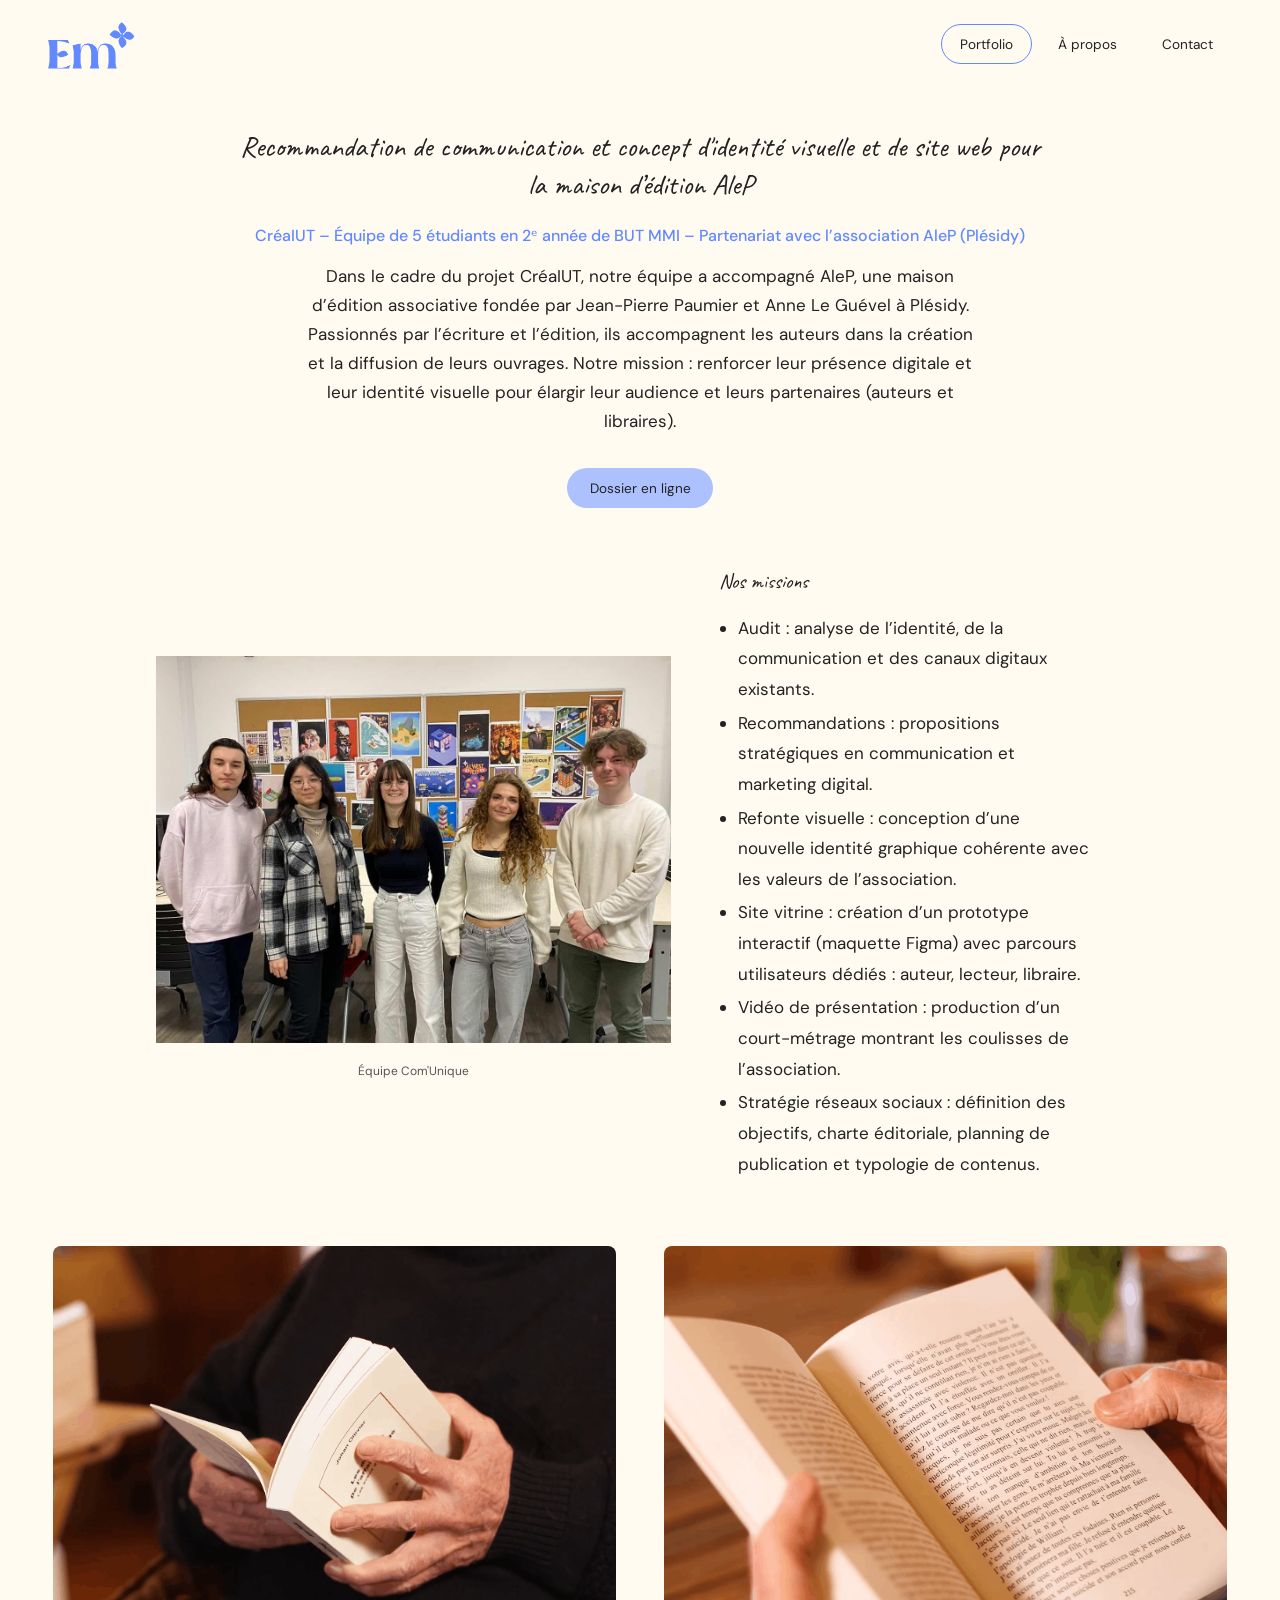
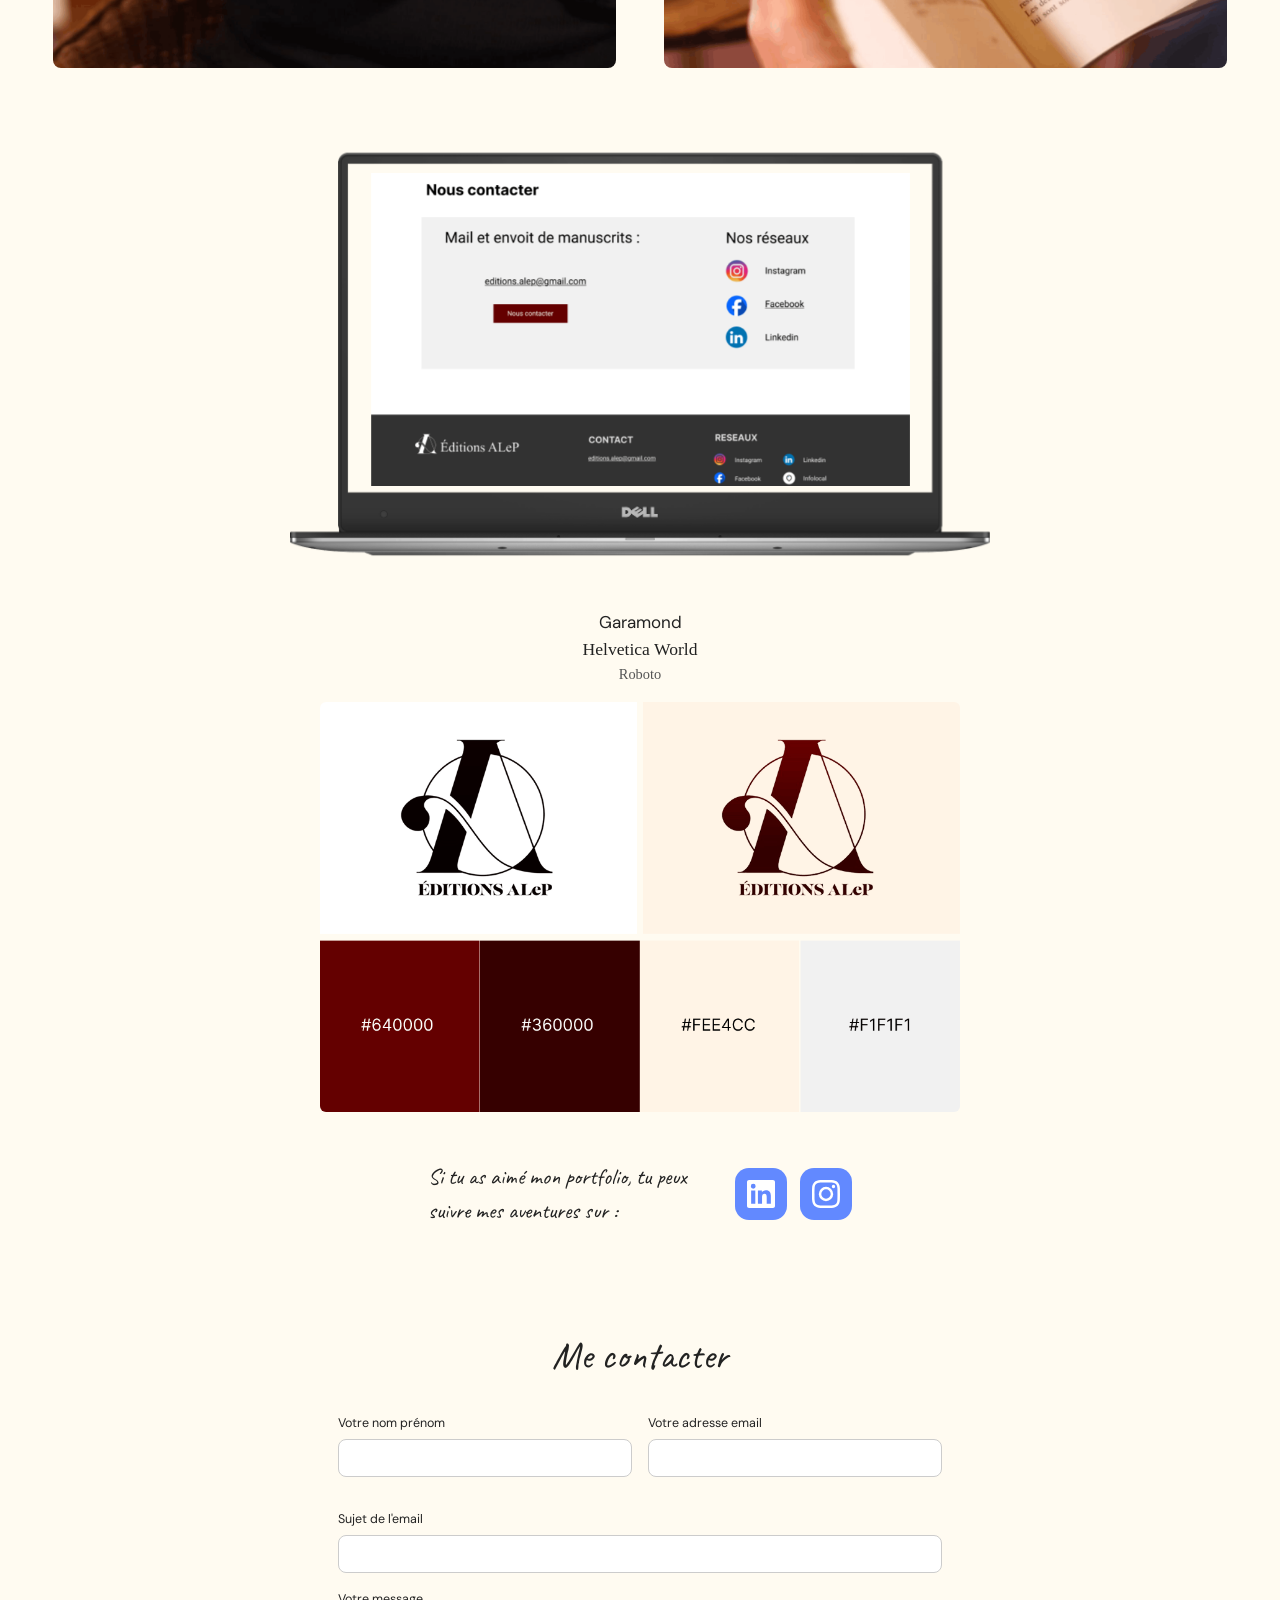
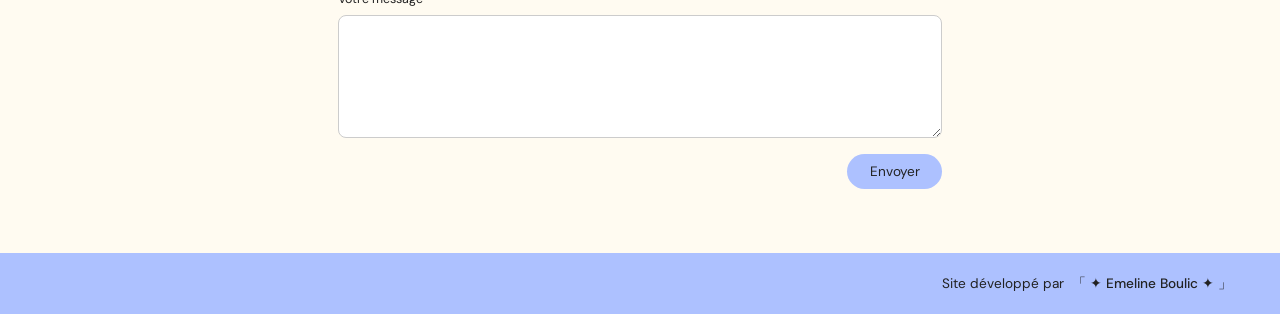
<file: alep.html>
<!DOCTYPE html>
<html lang="fr">
<head>
  <meta charset="UTF-8" />
  <meta name="viewport" content="width=device-width, initial-scale=1.0" />
  <title>Les Éditions ALeP</title>
  <link rel="stylesheet" href="style.css" />
  <link rel="stylesheet" href="style_projets.css" />
  <link href="https://fonts.googleapis.com/css2?family=Playfair+Display:ital,wght@0,400;0,500;1,400&family=DM+Sans:wght@300;400;500&family=Caveat:wght@400;500;600&display=swap" rel="stylesheet" />
</head>
<body>

  <!-- NAV -->
  <nav class="navbar">
    <a href="index.html" class="logo"><img src="assets/logoSitePortfolio.png" alt="Logo Em" class="logo-img" /></a>
    <div class="nav-links">
      <a href="index.html" class="nav-btn active">Portfolio</a>
      <a href="apropos.html" class="nav-btn">À propos</a>
      <a href="index.html#contact" class="nav-btn">Contact</a>
    </div>
  </nav>

  <!-- TITRE -->
  <section class="jagu-hero">
    <h1 class="jagu-titre">Recommandation de communication et concept d'identité visuelle et de site web pour la maison d’édition AleP</h1>

    <p class="jagu-meta">CréaIUT – Équipe de 5 étudiants en 2ᵉ année de BUT MMI – Partenariat avec l’association AleP (Plésidy)</p>

    <p class="jagu-intro">Dans le cadre du projet CréaIUT, notre équipe a accompagné AleP, une maison d’édition associative fondée par Jean-Pierre Paumier et Anne Le Guével à Plésidy. Passionnés par l’écriture et l’édition, ils accompagnent les auteurs dans la création et la diffusion de leurs ouvrages. Notre mission : renforcer leur présence digitale et leur identité visuelle pour élargir leur audience et leurs partenaires (auteurs et libraires).</p>

    <a href="https://www.canva.com/design/DAHCxWQqyUs/-ALHAnsmdz0wh9s2Ylnq8A/view?utm_content=DAHCxWQqyUs&utm_campaign=designshare&utm_medium=link2&utm_source=uniquelinks&utlId=h41ed02f5b8" class="btn-primary jagu-dossier">Dossier en ligne</a>
  </section>

  <!-- PHOTO EQUIPE + MISSIONS -->
  <section class="jagu-equipe-section">
    <div class="equipe-left-long-texte">
      <img src="assets/alep_equipe.jpg" alt="Équipe Breizh design" class="jagu-equipe-img" onerror="this.style.background='#D1D5E0';this.style.height='220px';this.style.display='block';this.removeAttribute('src')" />
      <p class="jagu-equipe-caption">Équipe Com'Unique</p>
    </div>
    <div class="jagu-equipe-right">
      <h2 class="jagu-section-title">Nos missions</h2>
      <ul class="jagu-missions">
        <li>Audit : analyse de l’identité, de la communication et des canaux digitaux existants.</li>
        <li>Recommandations : propositions stratégiques en communication et marketing digital.</li>
        <li>Refonte visuelle : conception d’une nouvelle identité graphique cohérente avec les valeurs de l’association.</li>
        <li>Site vitrine : création d’un prototype interactif (maquette Figma) avec parcours utilisateurs dédiés : auteur, lecteur, libraire.</li>
        <li>Vidéo de présentation : production d’un court-métrage montrant les coulisses de l’association.</li>
        <li>Stratégie réseaux sociaux : définition des objectifs, charte éditoriale, planning de publication et typologie de contenus.</li>
      </ul>
    </div>
  </section>


<!-- Livres IMAGES -->
<div class="jagu-horizontal-imgs">
  <img src="assets/photographie_livre.png" alt="Image 1" class="jagu-horizontal-img" />
  <img src="assets/photgraphie_livre_ouvert.png" alt="Image 2" class="jagu-horizontal-img" />
</div>



<!-- Pc interactif -->

<section class="pc-section">
  <div class="pc-wrapper">
    <img src="assets/pc_transparent.png" alt="PC" class="pc-img" />
    <div class="pc-screen">
      <img src="assets/mockup_Accueil.png" alt="Page accueil" class="pc-slide active" />
      <img src="assets/mockup_catalogue.png" alt="Page catalogue" class="pc-slide" />
    </div>
  </div>
</section>

  <!-- CHARTE GRAPHIQUE -->
  <section class="alep-charte">
  <div class="alep-charte-inner">
    <div class="alep-charte-typo">
      <p class="alepfont-name">Garamond</p>
      <p class="alep-font-name2">Helvetica World</p>
      <p class="alep-font-sub">Roboto</p>
    </div>
    <div class="alep-charte-couleurs">
      <img src="assets/id_visuelle_alep.png" alt="Palette de couleurs" class="jagu-couleurs-img" />
    </div>
  </div>
</section>

  <!-- SOCIAL CTA -->
  <section class="social-cta">
    <p>Si tu as aimé mon portfolio, tu peux<br/>suivre mes aventures sur :</p>
    <div class="social-icons">
      <a href="#" class="social-icon linkedin">
        <svg viewBox="0 0 24 24" fill="white" width="28" height="28"><path d="M20.447 20.452h-3.554v-5.569c0-1.328-.027-3.037-1.852-3.037-1.853 0-2.136 1.445-2.136 2.939v5.667H9.351V9h3.414v1.561h.046c.477-.9 1.637-1.85 3.37-1.85 3.601 0 4.267 2.37 4.267 5.455v6.286zM5.337 7.433a2.062 2.062 0 01-2.063-2.065 2.064 2.064 0 112.063 2.065zm1.782 13.019H3.555V9h3.564v11.452zM22.225 0H1.771C.792 0 0 .774 0 1.729v20.542C0 23.227.792 24 1.771 24h20.451C23.2 24 24 23.227 24 22.271V1.729C24 .774 23.2 0 22.222 0h.003z"/></svg>
      </a>
      <a href="#" class="social-icon instagram">
        <svg viewBox="0 0 24 24" fill="white" width="28" height="28"><path d="M12 2.163c3.204 0 3.584.012 4.85.07 3.252.148 4.771 1.691 4.919 4.919.058 1.265.069 1.645.069 4.849 0 3.205-.012 3.584-.069 4.849-.149 3.225-1.664 4.771-4.919 4.919-1.266.058-1.644.07-4.85.07-3.204 0-3.584-.012-4.849-.07-3.26-.149-4.771-1.699-4.919-4.92-.058-1.265-.07-1.644-.07-4.849 0-3.204.013-3.583.07-4.849.149-3.227 1.664-4.771 4.919-4.919 1.266-.057 1.645-.069 4.849-.069zm0-2.163c-3.259 0-3.667.014-4.947.072-4.358.2-6.78 2.618-6.98 6.98-.059 1.281-.073 1.689-.073 4.948 0 3.259.014 3.668.072 4.948.2 4.358 2.618 6.78 6.98 6.98 1.281.058 1.689.072 4.948.072 3.259 0 3.668-.014 4.948-.072 4.354-.2 6.782-2.618 6.979-6.98.059-1.28.073-1.689.073-4.948 0-3.259-.014-3.667-.072-4.947-.196-4.354-2.617-6.78-6.979-6.98-1.281-.059-1.69-.073-4.949-.073zm0 5.838a6.162 6.162 0 100 12.324 6.162 6.162 0 000-12.324zM12 16a4 4 0 110-8 4 4 0 010 8zm6.406-11.845a1.44 1.44 0 100 2.881 1.44 1.44 0 000-2.881z"/></svg>
      </a>
    </div>
  </section>

  <!-- CONTACT -->
  <section class="contact" id="contact">
    <h2 class="section-title">Me contacter</h2>
<form class="contact-form" action="https://formspree.io/f/mlgpdlwy" method="POST">
      <div class="form-row">
        <div class="form-group">
          <label>Votre nom prénom</label>
          <input type="text" name="nom"/>
        </div>
        <div class="form-group">
          <label>Votre adresse email</label>
          <input type="email" name="email"/>
        </div>
      </div>
      <div class="form-group full">
        <label>Sujet de l'email</label>
        <input type="text" name="sujet"/>
      </div>
      <div class="form-group full">
        <label>Votre message</label>
        <textarea rows="6"></textarea>
      </div>
      <div style="text-align:right">
        <button type="submit" class="btn-primary">Envoyer</button>
      </div>
    </form>
  </section>


  <script>
    const pcSlides = document.querySelectorAll('.pc-slide');
let currentPc = 0;

setInterval(() => {
  pcSlides[currentPc].classList.remove('active');
  pcSlides[currentPc].style.animation = 'none';
  pcSlides[currentPc].style.transform = 'translateY(0)';
  currentPc = (currentPc + 1) % pcSlides.length;
  pcSlides[currentPc].style.animation = 'none';
  pcSlides[currentPc].offsetHeight; // force reflow
  pcSlides[currentPc].classList.add('active');
  pcSlides[currentPc].style.animation = 'scrollDown 13s linear forwards';
}, 12000);
  </script>




  <!-- FOOTER -->
  <footer class="footer">
    <p>Site développé par &nbsp;<span class="footer-name">「 ✦ Emeline Boulic ✦ 」</span></p>
  </footer>

  <script>
    // Slideshow dans le téléphone
    const slides = document.querySelectorAll('.phone-slide');
    let currentSlide = 0;

    setInterval(() => {
      slides[currentSlide].classList.remove('active');
      currentSlide = (currentSlide + 1) % slides.length;
      slides[currentSlide].classList.add('active');
    }, 2500);
  </script>

</body>
</html>
</file>
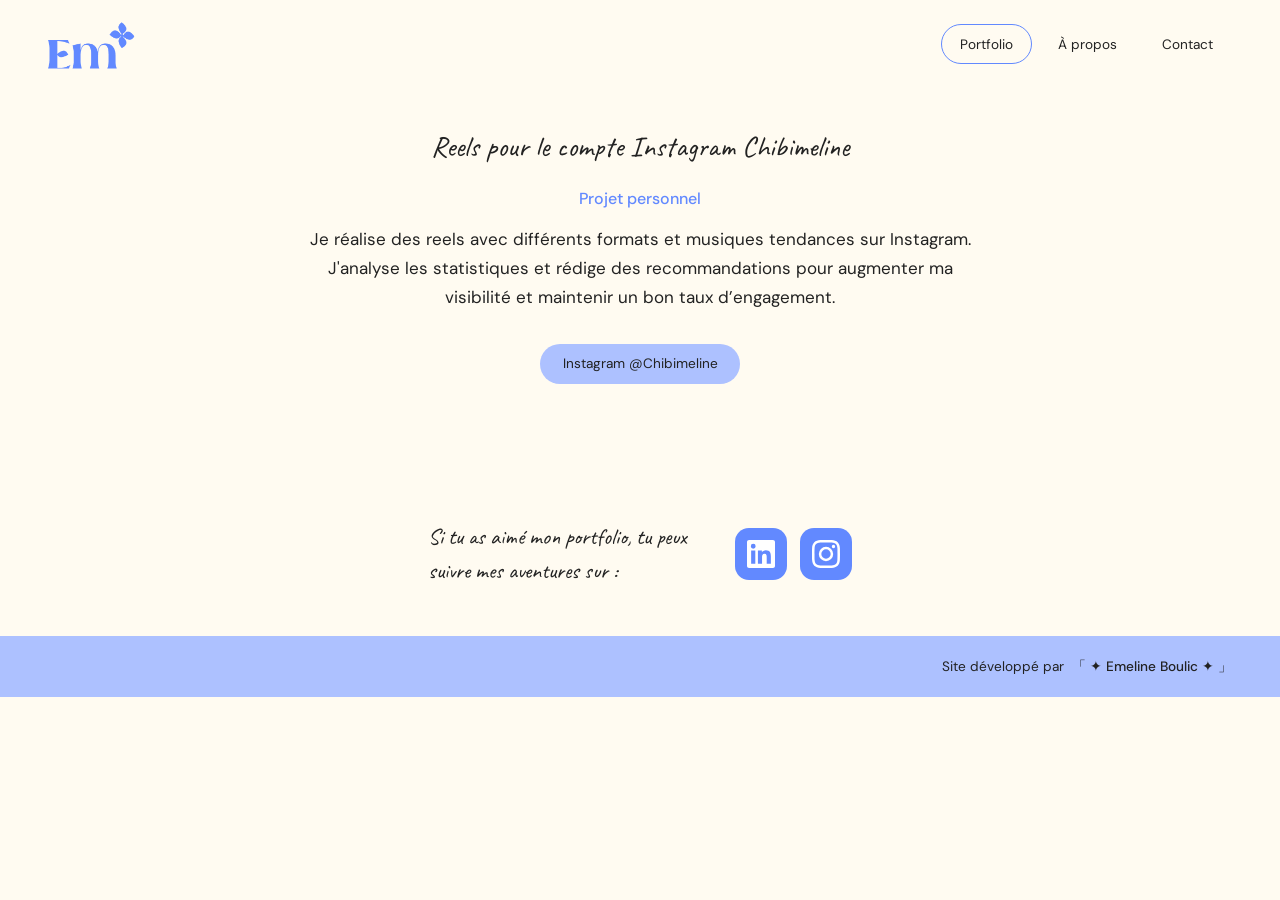
<file: chibimeline.html>
<!DOCTYPE html>
<html lang="fr">
<head>
  <meta charset="UTF-8" />
  <meta name="viewport" content="width=device-width, initial-scale=1.0" />
  <title>Chibimeline</title>
  <link rel="stylesheet" href="style.css" />
  <link rel="stylesheet" href="style_projets.css" />
  <link href="https://fonts.googleapis.com/css2?family=Playfair+Display:ital,wght@0,400;0,500;1,400&family=DM+Sans:wght@300;400;500&family=Caveat:wght@400;500;600&display=swap" rel="stylesheet" />
</head>
<body>

  <!-- NAV -->
  <nav class="navbar">
    <a href="index.html" class="logo"><img src="assets/logoSitePortfolio.png" alt="Logo Em" class="logo-img" /></a>
    <div class="nav-links">
      <a href="index.html" class="nav-btn active">Portfolio</a>
      <a href="apropos.html" class="nav-btn">À propos</a>
      <a href="index.html#contact" class="nav-btn">Contact</a>
    </div>
  </nav>

  <!-- TITRE -->
  <section class="jagu-hero">
    <h1 class="jagu-titre">Reels pour le compte Instagram Chibimeline</h1>

    <p class="jagu-meta">Projet personnel</p>

    <p class="jagu-intro">Je réalise des reels avec différents formats et musiques tendances sur Instagram. J'analyse les statistiques et rédige des recommandations pour augmenter ma visibilité et maintenir un bon taux d’engagement.</p>

    <a href="https://www.instagram.com/chibimeline?utm_source=ig_web_button_share_sheet&jplx=ZDNlZDc0MzIxNw==" class="btn-primary jagu-dossier">Instagram @Chibimeline</a>
  </section>

  <!-- Vidéos instagram -->
 <section class="reels-section">
  <div class="reel-col">
    <blockquote class="instagram-media"
      data-instgrm-captioned
      data-instgrm-permalink="https://www.instagram.com/reel/DeDN5ZnKV1Q/?utm_source=ig_embed&amp;utm_campaign=loading"
      data-instgrm-version="14">
    </blockquote>
  </div>

  <div class="reel-col">
    <blockquote class="instagram-media"
      data-instgrm-captioned
      data-instgrm-permalink="https://www.instagram.com/reel/DdbigQeKwmN/?utm_source=ig_embed&amp;utm_campaign=loading"
      data-instgrm-version="14">
    </blockquote>
  </div>
</section>

<script async src="//www.instagram.com/embed.js"></script>



  <!-- SOCIAL CTA -->
  <section class="social-cta">
    <p>Si tu as aimé mon portfolio, tu peux<br/>suivre mes aventures sur :</p>
    <div class="social-icons">
      <a href="#" class="social-icon linkedin">
        <svg viewBox="0 0 24 24" fill="white" width="28" height="28"><path d="M20.447 20.452h-3.554v-5.569c0-1.328-.027-3.037-1.852-3.037-1.853 0-2.136 1.445-2.136 2.939v5.667H9.351V9h3.414v1.561h.046c.477-.9 1.637-1.85 3.37-1.85 3.601 0 4.267 2.37 4.267 5.455v6.286zM5.337 7.433a2.062 2.062 0 01-2.063-2.065 2.064 2.064 0 112.063 2.065zm1.782 13.019H3.555V9h3.564v11.452zM22.225 0H1.771C.792 0 0 .774 0 1.729v20.542C0 23.227.792 24 1.771 24h20.451C23.2 24 24 23.227 24 22.271V1.729C24 .774 23.2 0 22.222 0h.003z"/></svg>
      </a>
      <a href="#" class="social-icon instagram">
        <svg viewBox="0 0 24 24" fill="white" width="28" height="28"><path d="M12 2.163c3.204 0 3.584.012 4.85.07 3.252.148 4.771 1.691 4.919 4.919.058 1.265.069 1.645.069 4.849 0 3.205-.012 3.584-.069 4.849-.149 3.225-1.664 4.771-4.919 4.919-1.266.058-1.644.07-4.85.07-3.204 0-3.584-.012-4.849-.07-3.26-.149-4.771-1.699-4.919-4.92-.058-1.265-.07-1.644-.07-4.849 0-3.204.013-3.583.07-4.849.149-3.227 1.664-4.771 4.919-4.919 1.266-.057 1.645-.069 4.849-.069zm0-2.163c-3.259 0-3.667.014-4.947.072-4.358.2-6.78 2.618-6.98 6.98-.059 1.281-.073 1.689-.073 4.948 0 3.259.014 3.668.072 4.948.2 4.358 2.618 6.78 6.98 6.98 1.281.058 1.689.072 4.948.072 3.259 0 3.668-.014 4.948-.072 4.354-.2 6.782-2.618 6.979-6.98.059-1.28.073-1.689.073-4.948 0-3.259-.014-3.667-.072-4.947-.196-4.354-2.617-6.78-6.979-6.98-1.281-.059-1.69-.073-4.949-.073zm0 5.838a6.162 6.162 0 100 12.324 6.162 6.162 0 000-12.324zM12 16a4 4 0 110-8 4 4 0 010 8zm6.406-11.845a1.44 1.44 0 100 2.881 1.44 1.44 0 000-2.881z"/></svg>
      </a>
    </div>
  </section>


  <!-- FOOTER -->
  <footer class="footer">
    <p>Site développé par &nbsp;<span class="footer-name">「 ✦ Emeline Boulic ✦ 」</span></p>
  </footer>

  <script>
    // Slideshow dans le téléphone
    const slides = document.querySelectorAll('.phone-slide');
    let currentSlide = 0;

    setInterval(() => {
      slides[currentSlide].classList.remove('active');
      currentSlide = (currentSlide + 1) % slides.length;
      slides[currentSlide].classList.add('active');
    }, 2500);
  </script>

</body>
</html>
</file>
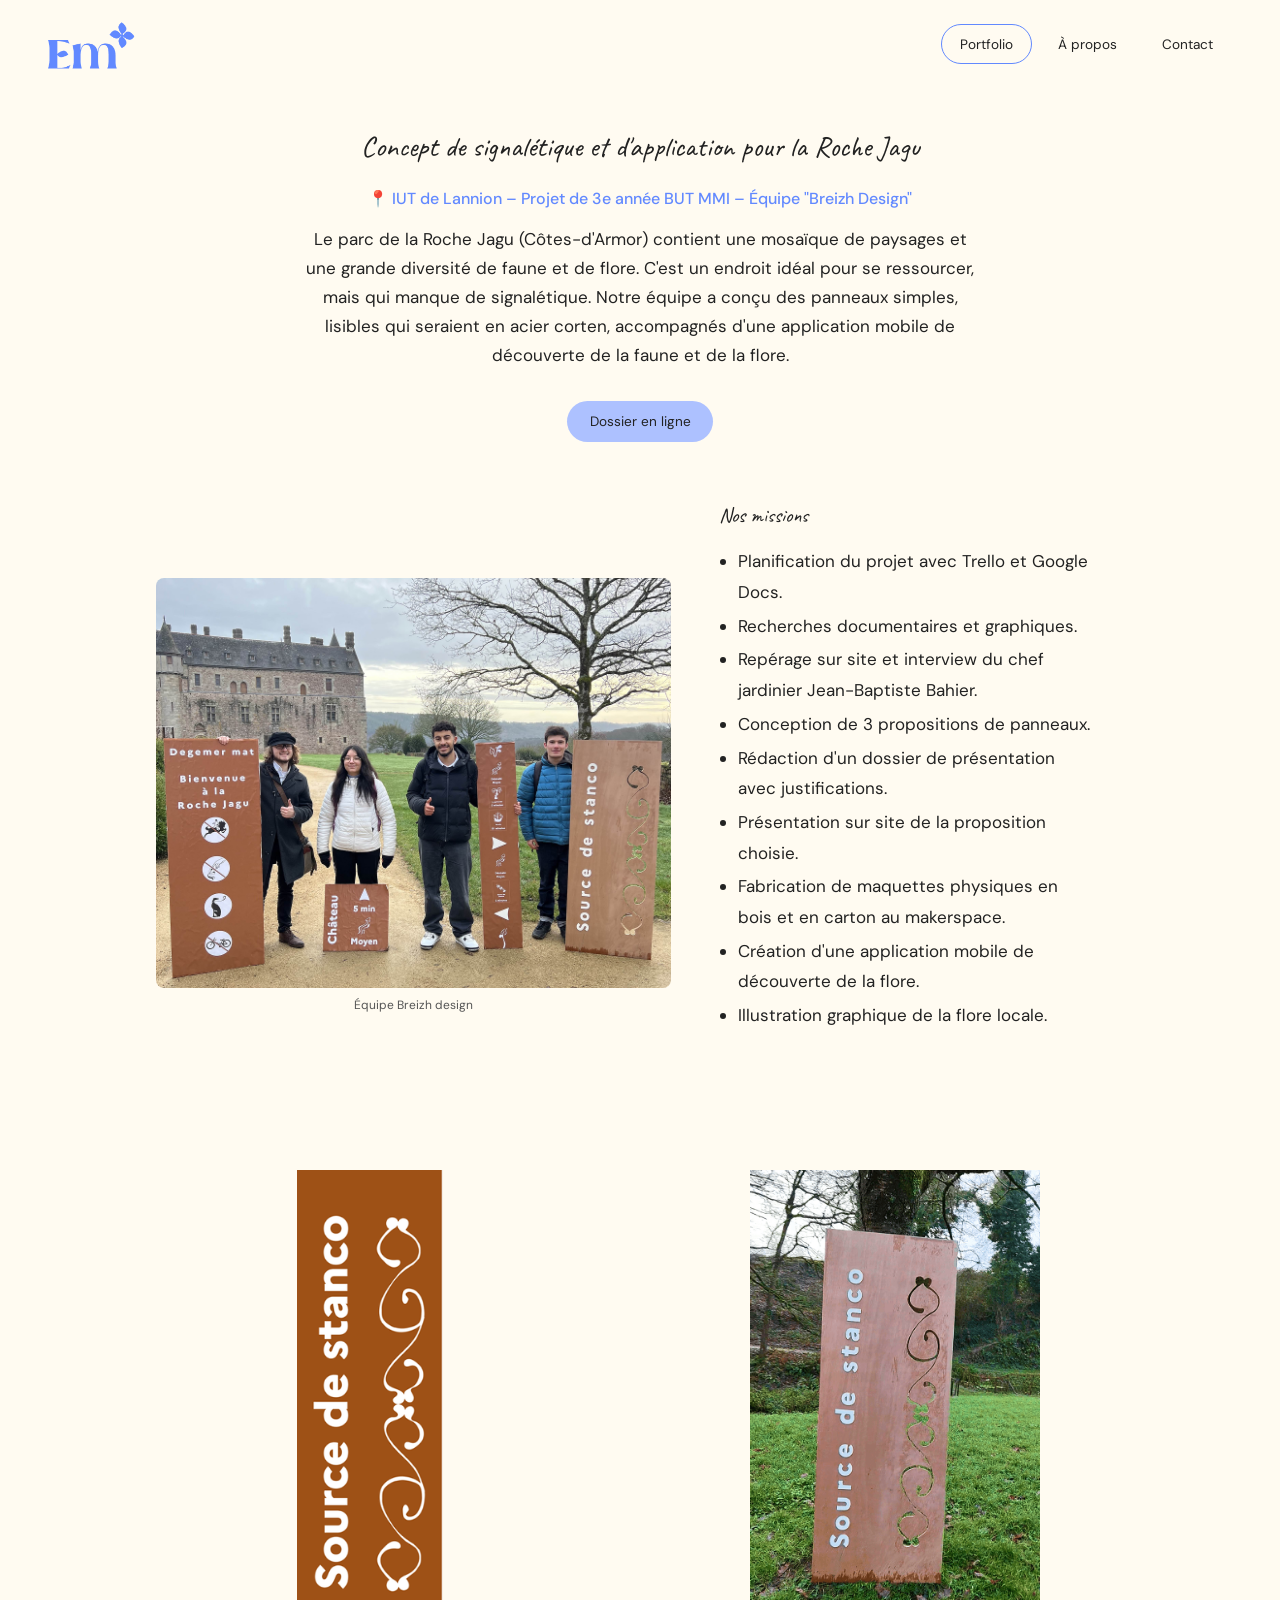
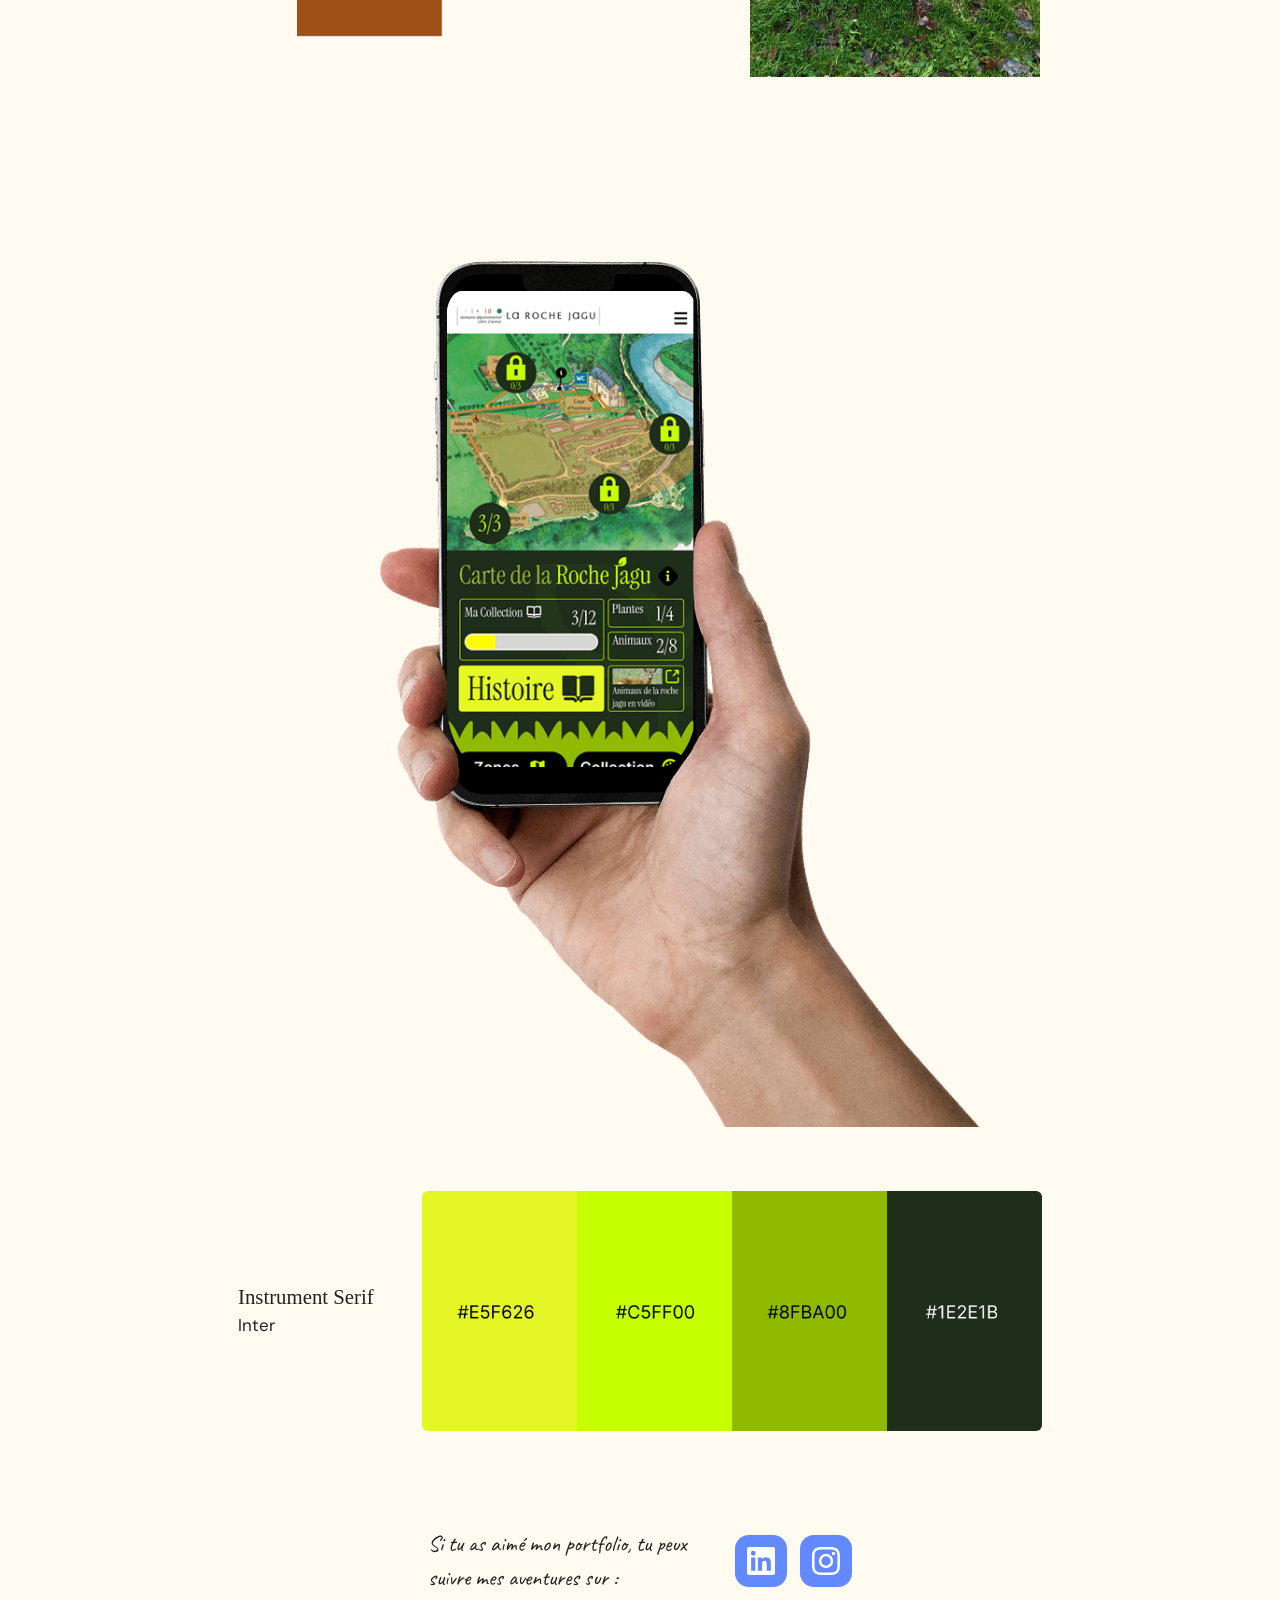
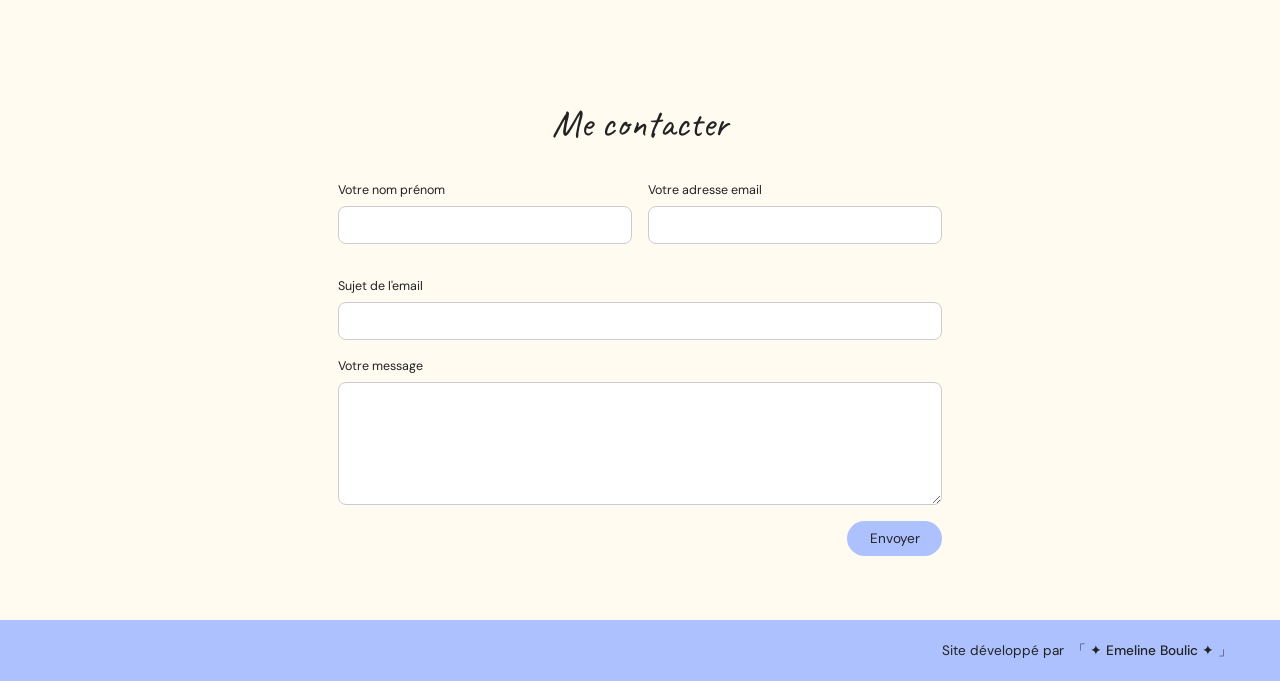
<file: jagu.html>
<!DOCTYPE html>
<html lang="fr">
<head>
  <meta charset="UTF-8" />
  <meta name="viewport" content="width=device-width, initial-scale=1.0" />
  <title>La Roche Jagu</title>
  <link rel="stylesheet" href="style.css" />
  <link rel="stylesheet" href="style_projets.css" />
  <link href="https://fonts.googleapis.com/css2?family=Playfair+Display:ital,wght@0,400;0,500;1,400&family=DM+Sans:wght@300;400;500&family=Caveat:wght@400;500;600&display=swap" rel="stylesheet" />
</head>
<body>

  <!-- NAV -->
  <nav class="navbar">
    <a href="index.html" class="logo"><img src="assets/logoSitePortfolio.png" alt="Logo Em" class="logo-img" /></a>
    <div class="nav-links">
      <a href="index.html" class="nav-btn active">Portfolio</a>
      <a href="apropos.html" class="nav-btn">À propos</a>
      <a href="index.html#contact" class="nav-btn">Contact</a>
    </div>
  </nav>

  <!-- TITRE -->
  <section class="jagu-hero">
    <h1 class="jagu-titre">Concept de signalétique et d'application pour la Roche Jagu</h1>

    <p class="jagu-meta">📍 IUT de Lannion – Projet de 3e année BUT MMI – Équipe "Breizh Design"</p>

    <p class="jagu-intro">Le parc de la Roche Jagu (Côtes-d'Armor) contient une mosaïque de paysages et une grande diversité de faune et de flore. C'est un endroit idéal pour se ressourcer, mais qui manque de signalétique. Notre équipe a conçu des panneaux simples, lisibles qui seraient en acier corten, accompagnés d'une application mobile de découverte de la faune et de la flore.</p>

    <a href="https://www.canva.com/design/DAG_skdzqvw/CGLV0SA06Yy0dsqFqJptvw/view?utm_content=DAG_skdzqvw&utm_campaign=designshare&utm_medium=link2&utm_source=uniquelinks&utlId=hf516eb46cd" class="btn-primary jagu-dossier">Dossier en ligne</a>
  </section>

  <!-- PHOTO EQUIPE + MISSIONS -->
  <section class="jagu-equipe-section">
    <div class="equipe-left-long-texte">
      <img src="assets/jagu-equipe.png" alt="Équipe Breizh design" class="jagu-equipe-img" onerror="this.style.background='#D1D5E0';this.style.height='220px';this.style.display='block';this.removeAttribute('src')" />
      <p class="jagu-equipe-caption">Équipe Breizh design</p>
    </div>
    <div class="jagu-equipe-right">
      <h2 class="jagu-section-title">Nos missions</h2>
      <ul class="jagu-missions">
        <li>Planification du projet avec Trello et Google Docs.</li>
        <li>Recherches documentaires et graphiques.</li>
        <li>Repérage sur site et interview du chef jardinier Jean-Baptiste Bahier.</li>
        <li>Conception de 3 propositions de panneaux.</li>
        <li>Rédaction d'un dossier de présentation avec justifications.</li>
        <li>Présentation sur site de la proposition choisie.</li>
        <li>Fabrication de maquettes physiques en bois et en carton au makerspace.</li>
        <li>Création d'une application mobile de découverte de la flore.</li>
        <li>Illustration graphique de la flore locale.</li>
      </ul>
    </div>
  </section>

  <!-- PANNEAU IMAGES -->
  <section class="jagu-panneaux">
    <div class="jagu-panneau-left">
      <img src="assets/jagu-panneau-design.png" alt="Design du panneau" class="jagu-panneau-img" onerror="this.style.background='#D1D5E0';this.style.display='block';this.removeAttribute('src')" />
    </div>
    <div class="jagu-panneau-right">
      <img src="assets/jagu-panneau-photo.png" alt="Panneau en situation" class="jagu-panneau-img" onerror="this.style.background='#D1D5E0';this.style.display='block';this.removeAttribute('src')" />
    </div>
  </section>

  <!-- TELEPHONE MOCKUP -->
  <section class="jagu-phone-section">
    <div class="jagu-phone-wrapper">
      <img src="assets/telephone_écran_vide.png" alt="Téléphone" class="jagu-phone-img" />
      <div class="jagu-phone-screen">
        <img src="assets/image_1.png" alt="App screen 1" class="phone-slide active" />
        <img src="assets/image_2.png" alt="App screen 2" class="phone-slide" />
        <img src="assets/image_3.png" alt="App screen 3" class="phone-slide" />
        <img src="assets/image_4.png" alt="App screen 4" class="phone-slide" />
      </div>
    </div>
  </section>

  <!-- CHARTE GRAPHIQUE -->
  <section class="jagu-charte">
  <div class="jagu-charte-inner">
    <div class="jagu-charte-typo">
      <p class="jagu-font-name">Instrument Serif</p>
      <p class="jagu-font-sub">Inter</p>
    </div>
    <div class="jagu-charte-couleurs">
      <img src="assets/couleurs_app_jagu.png" alt="Palette de couleurs" class="jagu-couleurs-img" />
    </div>
  </div>
</section>

  <!-- SOCIAL CTA -->
  <section class="social-cta">
    <p>Si tu as aimé mon portfolio, tu peux<br/>suivre mes aventures sur :</p>
    <div class="social-icons">
      <a href="#" class="social-icon linkedin">
        <svg viewBox="0 0 24 24" fill="white" width="28" height="28"><path d="M20.447 20.452h-3.554v-5.569c0-1.328-.027-3.037-1.852-3.037-1.853 0-2.136 1.445-2.136 2.939v5.667H9.351V9h3.414v1.561h.046c.477-.9 1.637-1.85 3.37-1.85 3.601 0 4.267 2.37 4.267 5.455v6.286zM5.337 7.433a2.062 2.062 0 01-2.063-2.065 2.064 2.064 0 112.063 2.065zm1.782 13.019H3.555V9h3.564v11.452zM22.225 0H1.771C.792 0 0 .774 0 1.729v20.542C0 23.227.792 24 1.771 24h20.451C23.2 24 24 23.227 24 22.271V1.729C24 .774 23.2 0 22.222 0h.003z"/></svg>
      </a>
      <a href="#" class="social-icon instagram">
        <svg viewBox="0 0 24 24" fill="white" width="28" height="28"><path d="M12 2.163c3.204 0 3.584.012 4.85.07 3.252.148 4.771 1.691 4.919 4.919.058 1.265.069 1.645.069 4.849 0 3.205-.012 3.584-.069 4.849-.149 3.225-1.664 4.771-4.919 4.919-1.266.058-1.644.07-4.85.07-3.204 0-3.584-.012-4.849-.07-3.26-.149-4.771-1.699-4.919-4.92-.058-1.265-.07-1.644-.07-4.849 0-3.204.013-3.583.07-4.849.149-3.227 1.664-4.771 4.919-4.919 1.266-.057 1.645-.069 4.849-.069zm0-2.163c-3.259 0-3.667.014-4.947.072-4.358.2-6.78 2.618-6.98 6.98-.059 1.281-.073 1.689-.073 4.948 0 3.259.014 3.668.072 4.948.2 4.358 2.618 6.78 6.98 6.98 1.281.058 1.689.072 4.948.072 3.259 0 3.668-.014 4.948-.072 4.354-.2 6.782-2.618 6.979-6.98.059-1.28.073-1.689.073-4.948 0-3.259-.014-3.667-.072-4.947-.196-4.354-2.617-6.78-6.979-6.98-1.281-.059-1.69-.073-4.949-.073zm0 5.838a6.162 6.162 0 100 12.324 6.162 6.162 0 000-12.324zM12 16a4 4 0 110-8 4 4 0 010 8zm6.406-11.845a1.44 1.44 0 100 2.881 1.44 1.44 0 000-2.881z"/></svg>
      </a>
    </div>
  </section>

   <!-- CONTACT -->
  <section class="contact" id="contact">
    <h2 class="section-title">Me contacter</h2>
<form class="contact-form" action="https://formspree.io/f/mlgpdlwy" method="POST">
      <div class="form-row">
        <div class="form-group">
          <label>Votre nom prénom</label>
          <input type="text" name="nom"/>
        </div>
        <div class="form-group">
          <label>Votre adresse email</label>
          <input type="email" name="email"/>
        </div>
      </div>
      <div class="form-group full">
        <label>Sujet de l'email</label>
        <input type="text" name="sujet"/>
      </div>
      <div class="form-group full">
        <label>Votre message</label>
        <textarea rows="6"></textarea>
      </div>
      <div style="text-align:right">
        <button type="submit" class="btn-primary">Envoyer</button>
      </div>
    </form>
  </section>

  <!-- FOOTER -->
  <footer class="footer">
    <p>Site développé par &nbsp;<span class="footer-name">「 ✦ Emeline Boulic ✦ 」</span></p>
  </footer>

  <script>
    // Slideshow dans le téléphone
    const slides = document.querySelectorAll('.phone-slide');
    let currentSlide = 0;

    setInterval(() => {
      slides[currentSlide].classList.remove('active');
      currentSlide = (currentSlide + 1) % slides.length;
      slides[currentSlide].classList.add('active');
    }, 2500);
  </script>

</body>
</html>
</file>
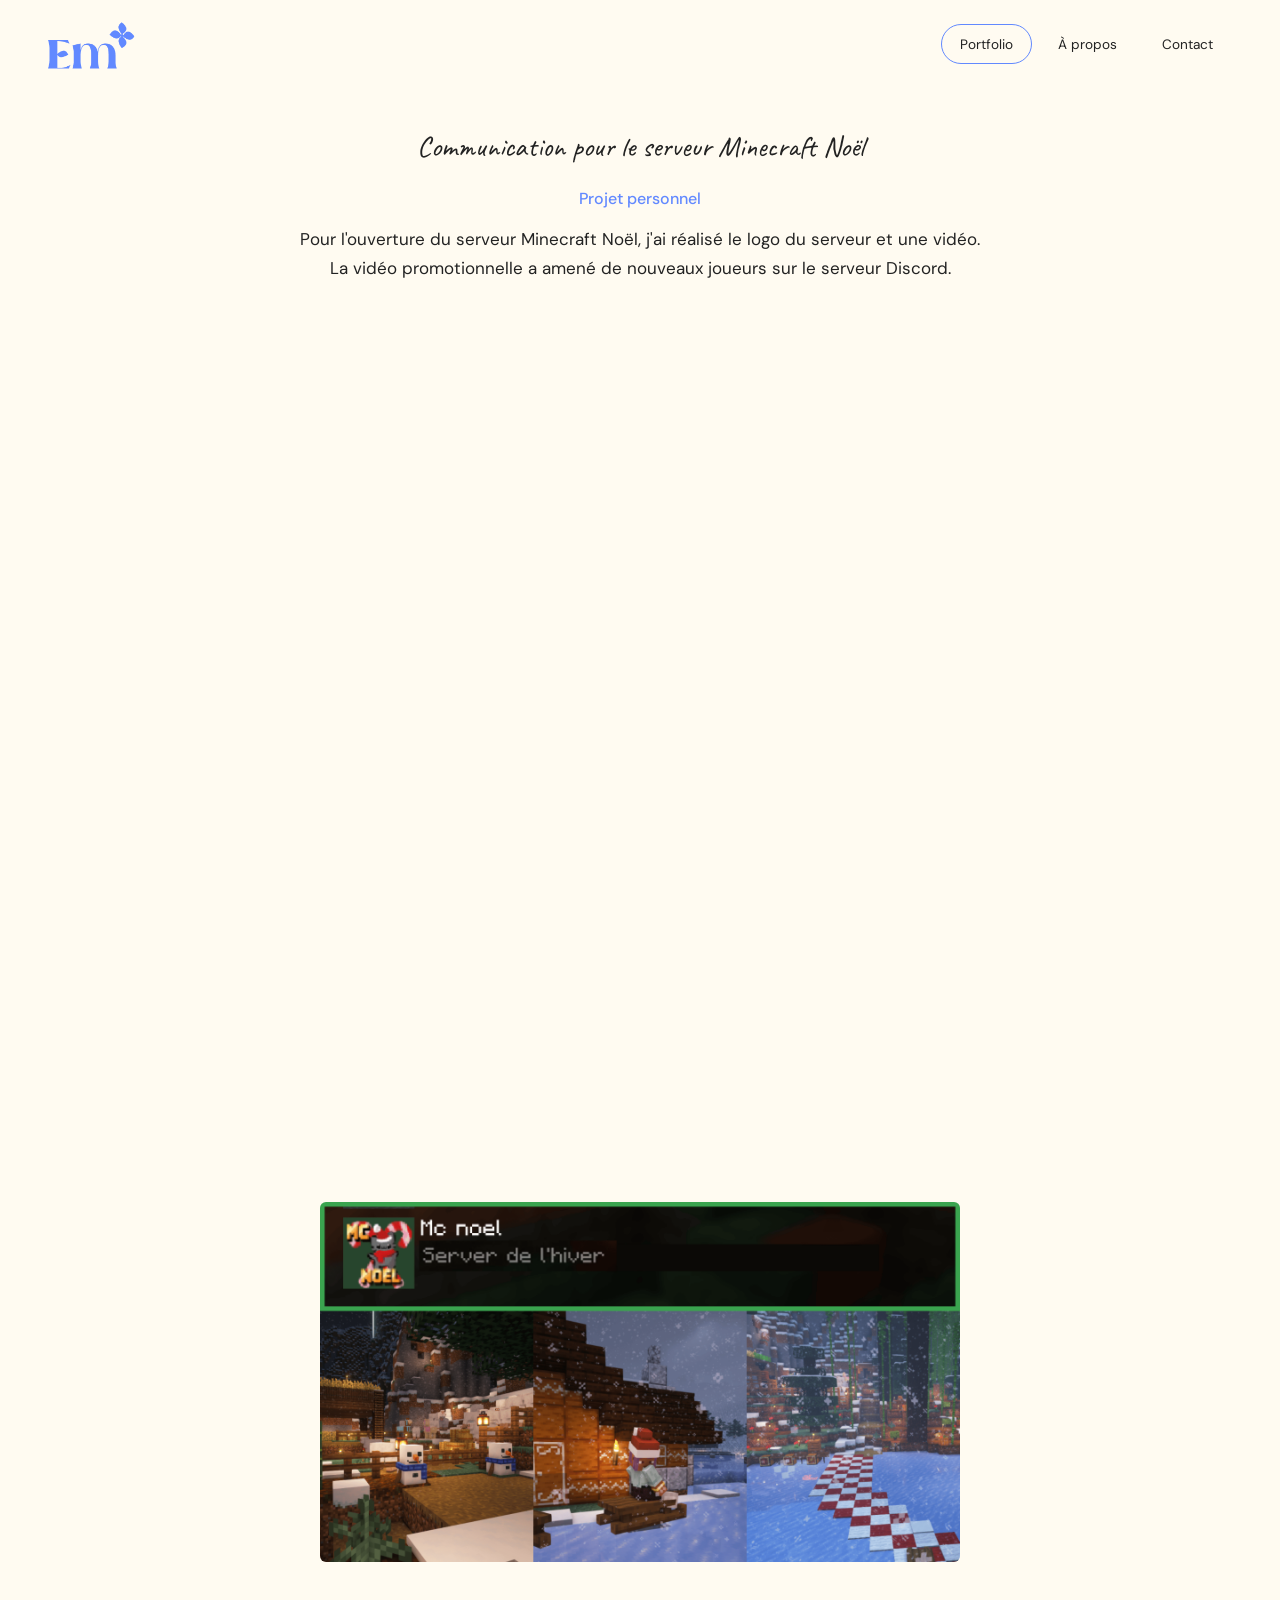
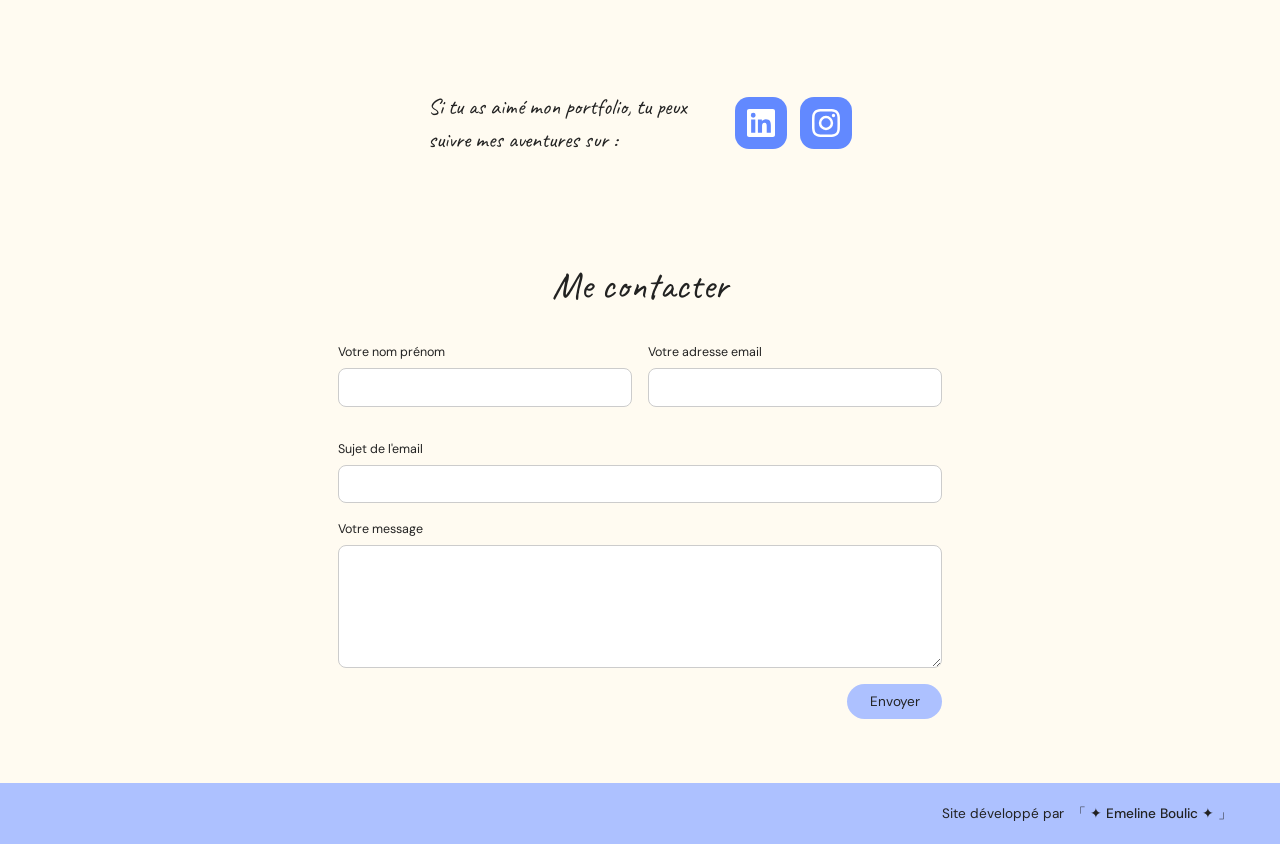
<file: minecraft noel.html>
<!DOCTYPE html>
<html lang="fr">
<head>
  <meta charset="UTF-8" />
  <meta name="viewport" content="width=device-width, initial-scale=1.0" />
  <title>MC NOEL</title>
  <link rel="stylesheet" href="style.css" />
  <link rel="stylesheet" href="style_projets.css" />
  <link href="https://fonts.googleapis.com/css2?family=Playfair+Display:ital,wght@0,400;0,500;1,400&family=DM+Sans:wght@300;400;500&family=Caveat:wght@400;500;600&display=swap" rel="stylesheet" />
</head>
<body>

  <!-- NAV -->
  <nav class="navbar">
    <a href="index.html" class="logo"><img src="assets/logoSitePortfolio.png" alt="Logo Em" class="logo-img" /></a>
    <div class="nav-links">
      <a href="index.html" class="nav-btn active">Portfolio</a>
      <a href="apropos.html" class="nav-btn">À propos</a>
      <a href="index.html#contact" class="nav-btn">Contact</a>
    </div>
  </nav>

  <!-- TITRE -->
  <section class="jagu-hero">
    <h1 class="jagu-titre">Communication pour le serveur Minecraft Noël</h1>

    <p class="jagu-meta">Projet personnel</p>

    <p class="jagu-intro">Pour l'ouverture du serveur Minecraft Noël, j'ai réalisé le logo du serveur et une vidéo. La vidéo promotionnelle a amené de nouveaux joueurs sur le serveur Discord.</p>

  </section>

   <!-- Reel promotionnel -->
 <div class="video-drive">
  <iframe
    src="https://drive.google.com/file/d/1ENtN170hIQssTU6S36Kl0DYRPVXUXDsS/preview"
    allow="autoplay; fullscreen"
    allowfullscreen>
  </iframe>
</div>


 <!-- Logo -->
  <section class="alep-charte">
  <div class="alep-charte-inner">
    <div class="alep-charte-typo">
    </div>
    <div class="alep-charte-couleurs">
      <img style="margin: 5rem 0" src="assets/apercu serveur mc noel.png" alt="Palette de couleurs" class="jagu-couleurs-img" />
    </div>
  </div>
</section>

  <!-- SOCIAL CTA -->
  <section class="social-cta">
    <p>Si tu as aimé mon portfolio, tu peux<br/>suivre mes aventures sur :</p>
    <div class="social-icons">
      <a href="#" class="social-icon linkedin">
        <svg viewBox="0 0 24 24" fill="white" width="28" height="28"><path d="M20.447 20.452h-3.554v-5.569c0-1.328-.027-3.037-1.852-3.037-1.853 0-2.136 1.445-2.136 2.939v5.667H9.351V9h3.414v1.561h.046c.477-.9 1.637-1.85 3.37-1.85 3.601 0 4.267 2.37 4.267 5.455v6.286zM5.337 7.433a2.062 2.062 0 01-2.063-2.065 2.064 2.064 0 112.063 2.065zm1.782 13.019H3.555V9h3.564v11.452zM22.225 0H1.771C.792 0 0 .774 0 1.729v20.542C0 23.227.792 24 1.771 24h20.451C23.2 24 24 23.227 24 22.271V1.729C24 .774 23.2 0 22.222 0h.003z"/></svg>
      </a>
      <a href="#" class="social-icon instagram">
        <svg viewBox="0 0 24 24" fill="white" width="28" height="28"><path d="M12 2.163c3.204 0 3.584.012 4.85.07 3.252.148 4.771 1.691 4.919 4.919.058 1.265.069 1.645.069 4.849 0 3.205-.012 3.584-.069 4.849-.149 3.225-1.664 4.771-4.919 4.919-1.266.058-1.644.07-4.85.07-3.204 0-3.584-.012-4.849-.07-3.26-.149-4.771-1.699-4.919-4.92-.058-1.265-.07-1.644-.07-4.849 0-3.204.013-3.583.07-4.849.149-3.227 1.664-4.771 4.919-4.919 1.266-.057 1.645-.069 4.849-.069zm0-2.163c-3.259 0-3.667.014-4.947.072-4.358.2-6.78 2.618-6.98 6.98-.059 1.281-.073 1.689-.073 4.948 0 3.259.014 3.668.072 4.948.2 4.358 2.618 6.78 6.98 6.98 1.281.058 1.689.072 4.948.072 3.259 0 3.668-.014 4.948-.072 4.354-.2 6.782-2.618 6.979-6.98.059-1.28.073-1.689.073-4.948 0-3.259-.014-3.667-.072-4.947-.196-4.354-2.617-6.78-6.979-6.98-1.281-.059-1.69-.073-4.949-.073zm0 5.838a6.162 6.162 0 100 12.324 6.162 6.162 0 000-12.324zM12 16a4 4 0 110-8 4 4 0 010 8zm6.406-11.845a1.44 1.44 0 100 2.881 1.44 1.44 0 000-2.881z"/></svg>
      </a>
    </div>
  </section>

  <!-- CONTACT -->
  <section class="contact" id="contact">
    <h2 class="section-title">Me contacter</h2>
<form class="contact-form" action="https://formspree.io/f/mlgpdlwy" method="POST">
      <div class="form-row">
        <div class="form-group">
          <label>Votre nom prénom</label>
          <input type="text" name="nom"/>
        </div>
        <div class="form-group">
          <label>Votre adresse email</label>
          <input type="email" name="email"/>
        </div>
      </div>
      <div class="form-group full">
        <label>Sujet de l'email</label>
        <input type="text" name="sujet"/>
      </div>
      <div class="form-group full">
        <label>Votre message</label>
        <textarea rows="6"></textarea>
      </div>
      <div style="text-align:right">
        <button type="submit" class="btn-primary">Envoyer</button>
      </div>
    </form>
  </section>


  <script>
    const pcSlides = document.querySelectorAll('.pc-slide');
let currentPc = 0;

setInterval(() => {
  pcSlides[currentPc].classList.remove('active');
  pcSlides[currentPc].style.animation = 'none';
  pcSlides[currentPc].style.transform = 'translateY(0)';
  currentPc = (currentPc + 1) % pcSlides.length;
  pcSlides[currentPc].style.animation = 'none';
  pcSlides[currentPc].offsetHeight; // force reflow
  pcSlides[currentPc].classList.add('active');
  pcSlides[currentPc].style.animation = 'scrollDown 13s linear forwards';
}, 12000);
  </script>




  <!-- FOOTER -->
  <footer class="footer">
    <p>Site développé par &nbsp;<span class="footer-name">「 ✦ Emeline Boulic ✦ 」</span></p>
  </footer>

  <script>
    // Slideshow dans le téléphone
    const slides = document.querySelectorAll('.phone-slide');
    let currentSlide = 0;

    setInterval(() => {
      slides[currentSlide].classList.remove('active');
      currentSlide = (currentSlide + 1) % slides.length;
      slides[currentSlide].classList.add('active');
    }, 2500);
  </script>

</body>
</html>
</file>
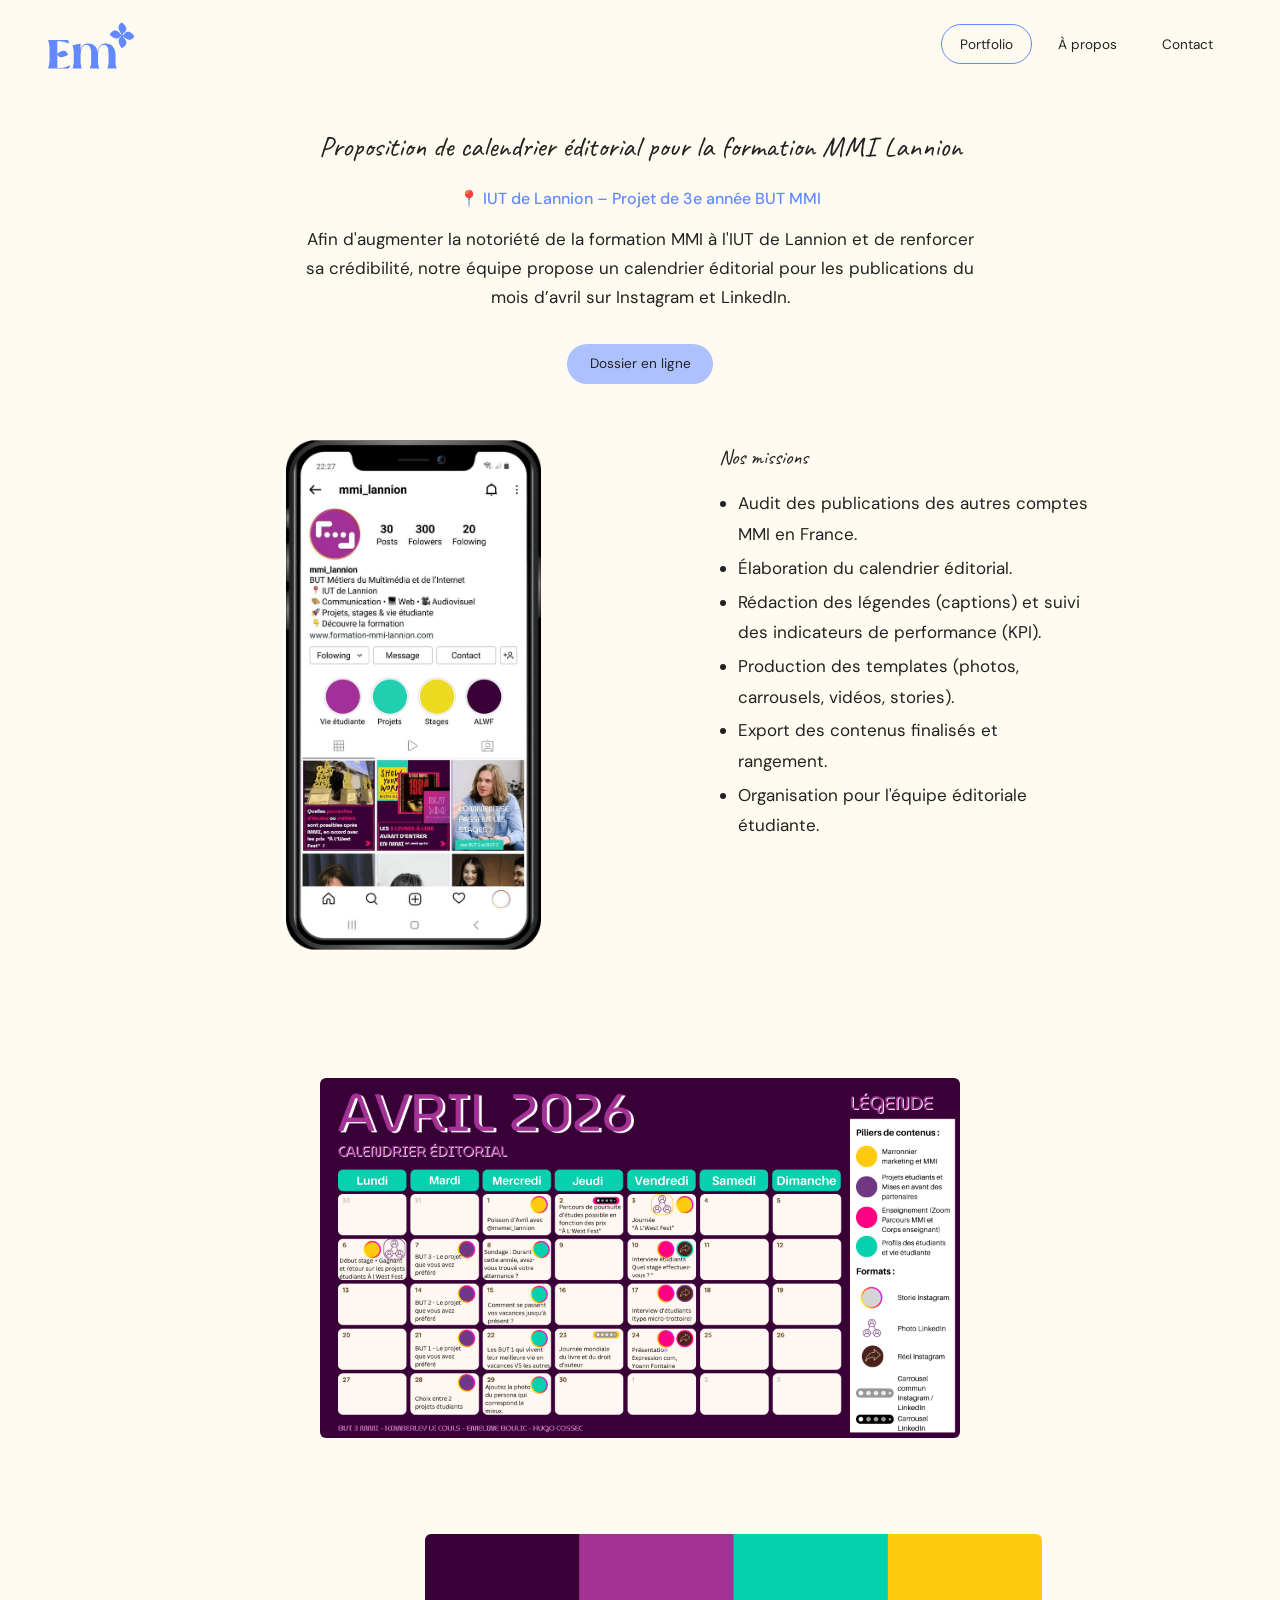
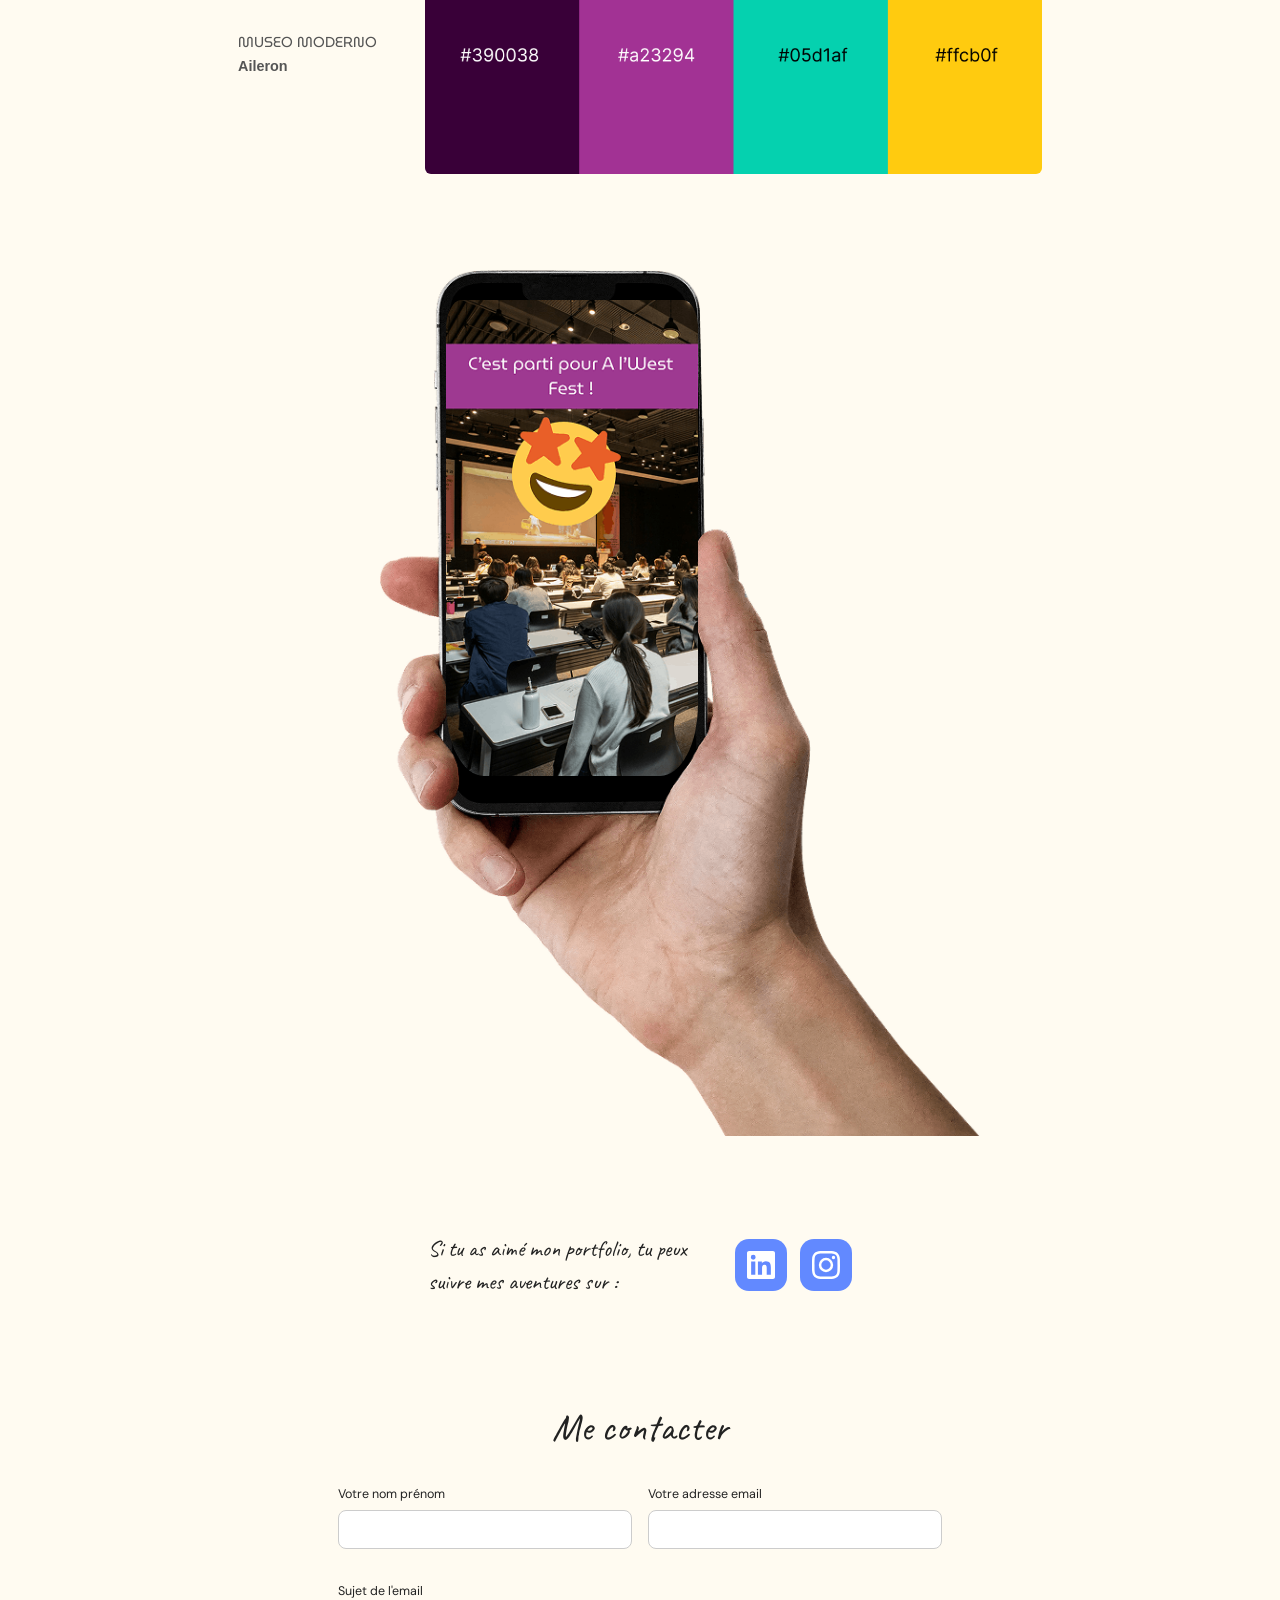
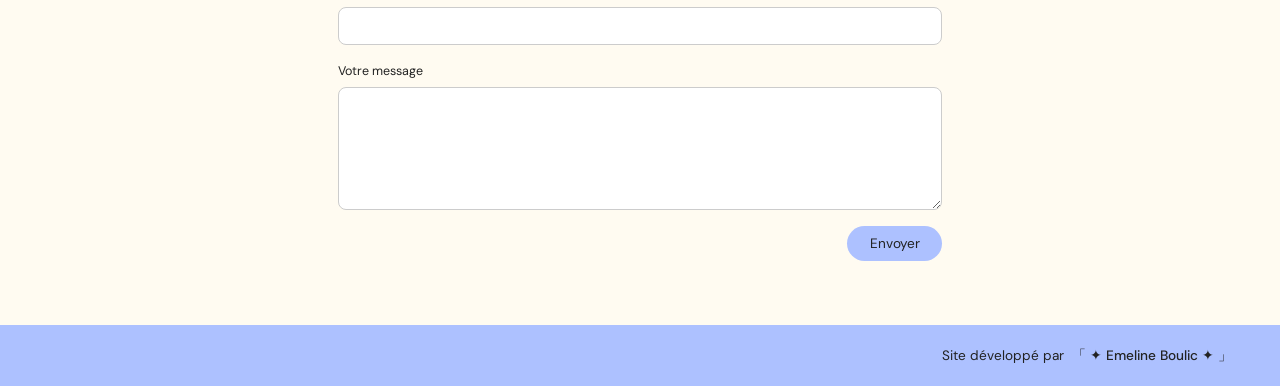
<file: mmi.html>
<!DOCTYPE html>
<html lang="fr">
<head>
  <meta charset="UTF-8" />
  <meta name="viewport" content="width=device-width, initial-scale=1.0" />
  <title>MMI Lannion</title>
  <link rel="stylesheet" href="style.css" />
  <link rel="stylesheet" href="style_projets.css" />
  <link href="https://fonts.googleapis.com/css2?family=Playfair+Display:ital,wght@0,400;0,500;1,400&family=DM+Sans:wght@300;400;500&family=Caveat:wght@400;500;600&display=swap" rel="stylesheet" />
  <link href="https://fonts.googleapis.com/css2?family=MuseoModerno:wght@400;500;600;700&display=swap" rel="stylesheet" />

</head>
<body>

  <!-- NAV -->
  <nav class="navbar">
    <a href="index.html" class="logo"><img src="assets/logoSitePortfolio.png" alt="Logo Em" class="logo-img" /></a>
    <div class="nav-links">
      <a href="index.html" class="nav-btn active">Portfolio</a>
      <a href="apropos.html" class="nav-btn">À propos</a>
      <a href="index.html#contact" class="nav-btn">Contact</a>
    </div>
  </nav>

  <!-- TITRE -->
  <section class="jagu-hero">
    <h1 class="jagu-titre">Proposition de calendrier éditorial pour la formation MMI Lannion</h1>

    <p class="jagu-meta">📍 IUT de Lannion – Projet de 3e année BUT MMI</p>

    <p class="jagu-intro">Afin d'augmenter la notoriété de la formation MMI à l'IUT de Lannion et de renforcer sa crédibilité, notre équipe propose un calendrier éditorial pour les publications du mois d’avril sur Instagram et LinkedIn.</p>

    <a href="https://www.canva.com/design/DAHDUUepVX8/Pytz3Y7GeSGAwswGly8ldA/view?utm_content=DAHDUUepVX8&utm_campaign=designshare&utm_medium=link2&utm_source=uniquelinks&utlId=h075c096d0b" class="btn-primary jagu-dossier">Dossier en ligne</a>
  </section>

  <!-- MISSIONS -->
  <section class="jagu-equipe-section">
     
    <div class="jagu-equipe-left">
      <img src="assets/compte_mmi.png" alt="Apercu du compte Instagram MMI Lannion"  class="mmi-img" onerror="this.style.background='#D1D5E0';this.style.height='220px';this.style.display='block';this.removeAttribute('src')" />
    </div>
    
    <!--
      <div class="services-visual">
        <img id="serviceImage" src="assets/compte_mmi.png" alt="Apercu du compte Instagram MMI Lannion" class="hero-photo"/>
      </div>
       -->
    <div class="jagu-equipe-right">
      <h2 class="jagu-section-title">Nos missions</h2>
      <ul class="jagu-missions">
        <li>Audit des publications des autres comptes MMI en France.</li>
        <li>Élaboration du calendrier éditorial.</li>
        <li>Rédaction des légendes (captions) et suivi des indicateurs de performance (KPI).</li>
        <li>Production des templates (photos, carrousels, vidéos, stories).</li>
        <li>Export des contenus finalisés et rangement.</li>
        <li>Organisation pour l'équipe éditoriale étudiante.</li>
      </ul>
    </div>
  </section>
 

 <!-- Calendrier -->
  <section class="alep-charte">
  <div class="alep-charte-inner">
    <div class="alep-charte-typo">
    </div>
    <div class="alep-charte-couleurs">
      <img style="margin: 5rem 0" src="assets/Calendrier éditorial MMI.png" alt="Palette de couleurs" class="jagu-couleurs-img" />
    </div>
  </div>
</section>



  <!-- CHARTE GRAPHIQUE -->
  <section class="jagu-charte">
  <div class="jagu-charte-inner">
    <div class="jagu-charte-typo">
      <p class="mmi-font-name">MUSEO MODERNO</p>
      <p class="mmi-font-sub">Aileron</p>
    </div>
    <div class="jagu-charte-couleurs">
      <img src="assets/couleurs_mmi.png" alt="Palette de couleurs" class="jagu-couleurs-img" />
    </div>
  </div>
</section>


  <!-- TELEPHONE MOCKUP -->
  <section class="jagu-phone-section">
    <div class="jagu-phone-wrapper">
      <img src="assets/telephone_écran_vide.png" alt="Téléphone" class="jagu-phone-img" />
      <div class="jagu-phone-screen">
        <img src="assets/mmi image 1.png" alt="App screen 1" class="phone-slide active" />
        <img src="assets/mmi image 2.png" alt="App screen 2" class="phone-slide" />
        <img src="assets/mmi image 3.png" alt="App screen 3" class="phone-slide" />
        <img src="assets/mmi image 4.png" alt="App screen 4" class="phone-slide" />
      </div>
    </div>
  </section>

  <!-- SOCIAL CTA -->
  <section class="social-cta">
    <p>Si tu as aimé mon portfolio, tu peux<br/>suivre mes aventures sur :</p>
    <div class="social-icons">
      <a href="#" class="social-icon linkedin">
        <svg viewBox="0 0 24 24" fill="white" width="28" height="28"><path d="M20.447 20.452h-3.554v-5.569c0-1.328-.027-3.037-1.852-3.037-1.853 0-2.136 1.445-2.136 2.939v5.667H9.351V9h3.414v1.561h.046c.477-.9 1.637-1.85 3.37-1.85 3.601 0 4.267 2.37 4.267 5.455v6.286zM5.337 7.433a2.062 2.062 0 01-2.063-2.065 2.064 2.064 0 112.063 2.065zm1.782 13.019H3.555V9h3.564v11.452zM22.225 0H1.771C.792 0 0 .774 0 1.729v20.542C0 23.227.792 24 1.771 24h20.451C23.2 24 24 23.227 24 22.271V1.729C24 .774 23.2 0 22.222 0h.003z"/></svg>
      </a>
      <a href="#" class="social-icon instagram">
        <svg viewBox="0 0 24 24" fill="white" width="28" height="28"><path d="M12 2.163c3.204 0 3.584.012 4.85.07 3.252.148 4.771 1.691 4.919 4.919.058 1.265.069 1.645.069 4.849 0 3.205-.012 3.584-.069 4.849-.149 3.225-1.664 4.771-4.919 4.919-1.266.058-1.644.07-4.85.07-3.204 0-3.584-.012-4.849-.07-3.26-.149-4.771-1.699-4.919-4.92-.058-1.265-.07-1.644-.07-4.849 0-3.204.013-3.583.07-4.849.149-3.227 1.664-4.771 4.919-4.919 1.266-.057 1.645-.069 4.849-.069zm0-2.163c-3.259 0-3.667.014-4.947.072-4.358.2-6.78 2.618-6.98 6.98-.059 1.281-.073 1.689-.073 4.948 0 3.259.014 3.668.072 4.948.2 4.358 2.618 6.78 6.98 6.98 1.281.058 1.689.072 4.948.072 3.259 0 3.668-.014 4.948-.072 4.354-.2 6.782-2.618 6.979-6.98.059-1.28.073-1.689.073-4.948 0-3.259-.014-3.667-.072-4.947-.196-4.354-2.617-6.78-6.979-6.98-1.281-.059-1.69-.073-4.949-.073zm0 5.838a6.162 6.162 0 100 12.324 6.162 6.162 0 000-12.324zM12 16a4 4 0 110-8 4 4 0 010 8zm6.406-11.845a1.44 1.44 0 100 2.881 1.44 1.44 0 000-2.881z"/></svg>
      </a>
    </div>
  </section>

   <!-- CONTACT -->
  <section class="contact" id="contact">
    <h2 class="section-title">Me contacter</h2>
<form class="contact-form" action="https://formspree.io/f/mlgpdlwy" method="POST">
      <div class="form-row">
        <div class="form-group">
          <label>Votre nom prénom</label>
          <input type="text" name="nom"/>
        </div>
        <div class="form-group">
          <label>Votre adresse email</label>
          <input type="email" name="email"/>
        </div>
      </div>
      <div class="form-group full">
        <label>Sujet de l'email</label>
        <input type="text" name="sujet"/>
      </div>
      <div class="form-group full">
        <label>Votre message</label>
        <textarea rows="6"></textarea>
      </div>
      <div style="text-align:right">
        <button type="submit" class="btn-primary">Envoyer</button>
      </div>
    </form>
  </section>

  <!-- FOOTER -->
  <footer class="footer">
    <p>Site développé par &nbsp;<span class="footer-name">「 ✦ Emeline Boulic ✦ 」</span></p>
  </footer>

  <script>
    // Slideshow dans le téléphone
    const slides = document.querySelectorAll('.phone-slide');
    let currentSlide = 0;

    
    setInterval(() => {
      slides[currentSlide].classList.remove('active');
      currentSlide = (currentSlide + 1) % slides.length;
      slides[currentSlide].classList.add('active');
    }, 2500);
  </script>

</body>
</html>
</file>
<file: style.css>
/* =========================================
   EMELINE BOULIC PORTFOLIO – GLOBAL STYLES
   ========================================= */

:root {
  --cream: #FFFBF1;
  --cream-dark: #F5F2DA;
  --blue: #6289FF;
  --blue-soft: #ADC1FF;
  --blue-light: #C5D3FF;
  --blue-dark: #4a6fe0;
  --text: #222222;
  --text-light: #555555;
  --placeholder: #D1D5E0;
  --footer-bg: #ADC1FF;
  --white: #ffffff;
  --font-display: 'Playfair Display', Georgia, serif;
  --font-hand: 'Simple Handmade', 'Caveat', cursive;
  --font-body: 'DM Sans', sans-serif;
  --font-museo: 'MuseoModerno', sans-serif;
  --font-aileron: 'Aileron', sans-serif;
}


@font-face { /*ajoute une typo installée*/
  font-family: 'Arcane Nine';
  src: url('fonts/Arcane Nine.otf') format('truetype');
  font-weight: 400;
  font-style: normal;
}

@font-face {
  font-family: "Bauhaus 93 Remastered";
  src: url("fonts/Bauhaus93Remastered-Regular.otf") format("opentype");
  font-weight: normal;
  font-style: normal;
  font-display: swap;
}

*, *::before, *::after {
  box-sizing: border-box;
  margin: 0;
  padding: 0;
}

html {
  scroll-behavior: smooth;
}

body {
  background-color: var(--cream);
  color: var(--text);
  font-family: var(--font-body);
  font-size: 17px;
  line-height: 1.7;
}

/* ── NAVBAR ── */
.navbar {
  display: flex;
  align-items: center;
  justify-content: space-between;
  padding: 1.2rem 3rem;
  position: sticky;
  top: 0;
  background: var(--cream);
  z-index: 100;
}

.logo {
  font-family: var(--font-display);
  font-size: 1.5rem;
  font-weight: 500;
  color: var(--text);
  text-decoration: none;
  letter-spacing: -0.02em;
}

.logo span {
  color: var(--blue);
}

.logo-img {
  height: 50px;
  width: auto;
  display: block;
}


.nav-links {
  display: flex;
  gap: 0.5rem;
}

.nav-btn {
  padding: 0.45rem 1.1rem;
  border-radius: 999px;
  border: 1.5px solid transparent;
  font-family: var(--font-body);
  font-size: 0.85rem;
  font-weight: 400;
  color: var(--text);
  text-decoration: none;
  transition: all 0.2s ease;
  cursor: pointer;
}

.nav-btn:hover {
  border-color: var(--blue-light);
  background: rgba(123,143,222,0.08);
}

.nav-btn.active {
  border-color: var(--blue);
  color: var(--text);
}

/* ── HERO ── */
.hero {
  display: flex;
  align-items: center;
  padding: 3rem 3rem 4rem;
  gap: 3rem;
  max-width: 1100px;
  margin: 0 auto;
}

.hero-left {
  flex: 0 0 auto;
  position: relative;
}


.hero-deco {
  position: relative;
  width: 340px;
}

.hero-photo {
  width: 340px;
  height: 420px;
  object-fit: cover;
  border-radius: 8px;
  display: block;
}

/*
.hero-deco {
  position: relative;
  width: 240px;
}

.hero-photo {
  width: 240px;
  height: 300px;
  object-fit: cover;
  border-radius: 8px;
  display: block;
  background: var(--placeholder);
}
*/

.sparkle {
  position: absolute;
  color: var(--blue);
  font-size: 1.4rem;
}

.sparkle.top-left {
  top: -1.5rem;
  left: -1.5rem;
}

.hero-avatar-bubble {
  position: absolute;
  bottom: -1rem;
  right: -1rem;
  width: 60px;
  height: 60px;
  border-radius: 50%;
  background: var(--placeholder);
  border: 3px solid var(--cream);
  overflow: hidden;
}

.hero-right {
  flex: 1;
  min-width: 350px;
}

/* ── HANDWRITTEN FONT ELEMENTS ── */
.hero-name,
.hero-tagline,
.social-cta p,
.projet-title {
  font-family: var(--font-hand);
}


.hero-name {
  font-family: "Bauhaus 93 Remastered", sans-serif;
  color:var(--blue);
  font-size: 2.4rem;
  font-weight: 400;
  line-height: 1.2;
  margin-bottom: 0.3rem;
}

.hero-tagline {
  font-family: var(--font-hand);
  font-size: 1.2rem;
  color: var(--text-light);
  margin-bottom: 1rem;
}


.hero-tagline {
  font-family: var(--font-hand);
  font-size: 1.2rem;
  color: var(--text-light);
  margin-bottom: 1rem;
}

.social-cta p {
  font-family: var(--font-hand);
  font-size: 1.4rem;
  line-height: 1.5;
}

.hero-bio {
  /*font-size: 0.83rem;*/
  color: var(--text);
  margin-bottom: 0.8rem;
  text-align: center;
}

/* ── BUTTONS ── */
.btn-primary {
  display: inline-block;
  background: var(--blue-soft);
  color: var(--text);
  border: none;
  border-radius: 999px;
  padding: 0.55rem 1.4rem;
  font-family: var(--font-body);
  font-size: 0.85rem;
  font-weight: 400;
  cursor: pointer;
  text-decoration: none;
  transition: background 0.2s ease, transform 0.1s ease;
}

.btn-stage-experience {
  display: inline-block;
  background: var(--blue-soft);
  color: var(--black);
  border: none;
  border-radius: 999px;
  padding: 0.55rem 1.4rem;
  font-family: var(--font-body);
  font-size: 0.85rem;
  font-weight: 400;
  cursor: pointer;
  text-decoration: none;
  transition: background 0.2s ease, transform 0.1s ease;
}

.btn-primary:hover {
  background: #93aef7;
  transform: translateY(-1px);
}

/* ── SERVICES ── */
.services {
  padding: 3rem 3rem 4rem;
  background: var(--cream);
}

.services-inner {
  display: flex;
  align-items: flex-start;
  gap: 3rem;
  max-width: 900px;
  margin: 0 auto;
}

.services-text {
  flex: 1;
}

.services-text h2 { /* c'est le titre de la section jaccompagne vos projets*/
  font-family: var(--font-hand);
  font-size: 2.4rem;
  font-weight: 400;
  margin-bottom: 0.8rem;
}

.service-tags {
  display: flex;
  flex-wrap: wrap;
  gap: 0.4rem;
  margin-bottom: 1rem;
}

.tag {
  padding: 0.3rem 0.9rem;
  border-radius: 999px;
  border: 1.5px solid var(--blue-light);
  font-size: 0.78rem;
  color: var(--text);
  cursor: pointer;
}

.tag.tag-active {
  background: var(--blue);
  color: white;
  border-color: var(--blue);
}

.services-text p {
  /*font-size: 0.83rem;*/
  margin-bottom: 0.5rem;
}

.services-visual {
  flex: 0 0 200px;
}

.img-placeholder {
  width: 100%;
  aspect-ratio: 4/3;
  background: var(--placeholder);
  border-radius: 8px;
}

/* ── PROJETS ── */
.projets {
  padding: 3rem 3rem 4rem;
  max-width: 900px;
  margin: 0 auto;
}

.section-title { /*ce sont les titres des sections*/
  font-family: var(--font-hand);
  font-size: 2.4rem;
  font-weight: 400;
  text-align: center;
  margin-bottom: 0.5rem;
}

.section-sub { /* description en dessous la section projets*/
  text-align: center;
  /*font-size: 0.83rem;*/
  color: var(--text-light);
  margin-bottom: 1.5rem;
}

.filter-tabs {
  display: flex;
  justify-content: center;
  gap: 0.4rem;
  flex-wrap: wrap;
  margin-bottom: 2rem;
}

.filter-btn {
  padding: 0.3rem 0.9rem;
  border-radius: 999px;
  border: 1.5px solid var(--blue-light);
  background: transparent;
  font-size: 0.78rem;
  font-family: var(--font-body);
  color: var(--text);
  cursor: pointer;
  transition: all 0.2s;
}

.filter-btn:hover,
.filter-btn.active {
  background: var(--blue);
  color: white;
  border-color: var(--blue);
}

.projets-grid {
  display: grid;
  grid-template-columns: repeat(4, 1fr);
  gap: 1rem;
}

.projet-card {
  text-decoration: none;
  color: var(--text);
  transition: transform 0.2s;
}

.projet-card:hover {
  transform: translateY(-3px);
}

.projet-card .projet-img {
  width: 100%;
  height: 200px;
  object-fit: cover;
  border-radius: 8px;
  margin-bottom: 0.4rem;
}

.projet-label {
  font-size: 0.75rem;
  color: var(--text-light);
  text-align: center;
}

/* ── SOCIAL CTA ── */
.social-cta {
  padding: 3rem 3rem;
  display: flex;
  align-items: center;
  gap: 3rem;
  max-width: 900px;
  margin: 0 auto;
  justify-content: center;
}

.social-cta-apropos {
  flex-direction: row;
  justify-content: flex-start;
  justify-content: center;
}

.social-icons {
  display: flex;
  gap: 0.8rem;
  flex-shrink: 0;
}

.social-icon {
  width: 52px;
  height: 52px;
  border-radius: 14px;
  display: flex;
  align-items: center;
  justify-content: center;
  transition: transform 0.2s, opacity 0.2s;
}

.social-icon:hover {
  transform: scale(1.08);
  opacity: 0.9;
}

.social-icon.linkedin {
  background: var(--blue);
}

.social-icon.instagram {
  background: var(--blue);
}

/* ── CONTACT ── */
.contact {
  padding: 3rem 3rem 4rem;
  max-width: 700px;
  margin: 0 auto;
}

.contact-form {
  margin-top: 1.5rem;
}

.form-row {
  display: flex;
  gap: 1rem;
  margin-bottom: 1rem;
}

.form-group {
  flex: 1;
  display: flex;
  flex-direction: column;
  gap: 0.3rem;
  margin-bottom: 1rem;
}

.form-group.full {
  width: 100%;
}

.form-group label {
  font-size: 0.78rem;
  color: var(--text);
}

.form-group input,
.form-group textarea {
  border: 1.5px solid #CCCCCC;
  border-radius: 8px;
  padding: 0.6rem 0.8rem;
  font-family: var(--font-body);
  font-size: 0.83rem;
  background: white;
  outline: none;
  transition: border-color 0.2s;
  resize: vertical;
}

.form-group input:focus,
.form-group textarea:focus {
  border-color: var(--blue);
}

/* ── FOOTER ── */
.footer {
  background: var(--footer-bg);
  padding: 1.2rem 3rem;
  text-align: right;
}

.footer p {
  font-size: 0.85rem;
  color: var(--text);
}

.footer-name {
  font-weight: 500;
}

/* ── A PROPOS PAGE ── */
.apropos-section {
  padding: 3rem 3rem 2rem;
  max-width: 900px;
  margin: 0 auto;
}

.stage-block {
  margin-top: 1.5rem;
}

.stage-header {
  margin-bottom: 1rem;
  text-align: center;
}



.stage-badge {
  background: var(--blue-soft);
  color: var(--text);
  padding: 0.35rem 1rem;
  border-radius: 999px;
  font-size: 0.78rem;
  display: inline-block;
  text-align: center;
}

.stage-content {
  display: flex;
  gap: 2.5rem;
  align-items: flex-start;
}

.stage-text {
  flex: 1;
  text-align: center;
}

.stage-text p { /*paragraphe dans la section expérience*/
  /*font-size: 0.83rem;*/
  margin-bottom: 0.8rem;
}

.stage-img {
  flex: 0 0 100px;
}

.stage-img .img-placeholder {
  aspect-ratio: 16/9;
  max-width: 350px;
}
/* ── PROFIL TEXTE ── */
.profil-section {
  padding: 2rem 3rem 2rem;
  max-width: 900px;
  margin: 0 auto;
  display: flex;
  flex-direction: column;
  align-items: center;
}

.profil-text-block {
  max-width: 560px;
  margin-top: 1.5rem;
  text-align: center;
}

.profil-text-block p { /*paragraphe de la section mon profil*/
  /*font-size: 0.83rem;*/
  margin-bottom: 1rem;
  font-style: italic;
}

/* ── PROFIL GALERIE ── */
.profil-galerie {
  padding: 2rem 3rem 3rem;
  max-width: 900px;
  margin: 0 auto;
}

.galerie-grid {
  display: grid;
  grid-template-columns: repeat(3, 1fr);
  gap: 1.2rem;
}

.galerie-item {
  display: flex;
  flex-direction: column;
  gap: 0.4rem;
}

.galerie-img {
  background: var(--placeholder);
  border-radius: 6px;
  width: 100%;
}

.galerie-img.portrait { /*images verticales de la section illustration et animations*/
  aspect-ratio: 3/4;
  background: transparent;
  object-fit: contain;
  height: 350px; /*250px*/
  width: 100%;
}

.galerie-img.paysage {/*images horizontales de la section illustration et animations*/
  background: transparent;
}

.galerie-label {
  font-size: 0.72rem;
  color: var(--text-light);
  text-align: center;
}

/* ── PROJET DETAIL PAGE ── */
.projet-detail {
  padding: 3rem 3rem 2rem;
  max-width: 900px;
  margin: 0 auto;
}

.projet-layout {
  display: flex;
  gap: 2.5rem;
  margin-top: 1.5rem;
  align-items: flex-start;
}

.projet-info {
  flex: 1;
}

.projet-title { /*ce sont les titres des projets*/
  font-family: var(--font-hand);
  font-size: 2.4rem;
  font-weight: 400;
  line-height: 1.4;
  margin-bottom: 0.5rem;
}

.projet-meta {
  font-size: 1rem;
  color: var(--text-light);
  margin-bottom: 1.2rem;
}

.projet-section-title {
  font-size: 0.85rem;
  font-weight: 500;
  margin: 1rem 0 0.4rem;
}

.projet-info p { /*paragraphe de ma section projets*/
  /*font-size: 0.82rem;*/
  margin-bottom: 0.5rem;
}

.projet-info ul {/*bulletpoint de ma section projets*/
  padding-left: 1.2rem;
  /*font-size: 0.82rem;*/
  margin-bottom: 0.5rem;
}

.projet-info ul li {
  margin-bottom: 0.2rem;
}

.projet-side {
  flex: 0 0 200px;
  display: flex;
  flex-direction: column;
  gap: 1rem;
  align-items: center;
}

.projet-preview-img {
  width: 100%;
}

.projet-preview-img .img-placeholder {
  aspect-ratio: 3/4;
  width: 100%;
}

.voir-projet-btn {
  width: 100%;
  text-align: center;
}

/* ── MODAL LIGHTBOX ── */
.modal-overlay {
  display: none;
  position: fixed;
  inset: 0;
  background: rgba(0,0,0,0.6);
  z-index: 1000;
  align-items: center;
  justify-content: center;
}

.modal-overlay.active {
  display: flex;
}

.modal-box {
  background: var(--cream);
  border-radius: 12px;
  padding: 2rem;
  max-width: 90vw;
  max-height: 90vh;
  overflow-y: auto;
  position: relative;
  min-width: 300px;
}

.modal-close {
  position: absolute;
  top: 1rem;
  right: 1rem;
  background: none;
  border: none;
  font-size: 1.2rem;
  cursor: pointer;
  color: var(--text);
  width: 32px;
  height: 32px;
  border-radius: 50%;
  display: flex;
  align-items: center;
  justify-content: center;
  transition: background 0.2s;
}

.modal-close:hover {
  background: rgba(0,0,0,0.1);
}

.modal-title {
  font-family: var(--font-hand);
  font-size: 1.3rem;
  text-align: center;
  margin-bottom: 1.5rem;
}

.modal-preview.horizontal .modal-img {
  width: 80vw;
  max-width: 900px;
  aspect-ratio: 16/9;
  background: var(--placeholder);
  border-radius: 8px;
}

.modal-preview.vertical .modal-img {
  width: 40vw;
  max-width: 400px;
  aspect-ratio: 9/16;
  background: var(--placeholder);
  border-radius: 8px;
  margin: 0 auto;
  display: block;
}

/* ── RESPONSIVE ── */
@media (max-width: 680px) {
  .navbar {
    padding: 1rem 1.5rem;
  }

  .hero {
    flex-direction: column;
    padding: 2rem 1.5rem;
    gap: 2rem;
  }

  .hero-left {
    display: flex;
    justify-content: center;
    width: 100%;
  }

  .services-inner {
    flex-direction: column;
    padding: 0 1.5rem;
    align-items: center;
  }

  .services {
    padding: 2rem 1.5rem;
  }

  .services-visual {
    display: flex;
    justify-content: center;
    width: 100%;
  }

  .services-visual .img-placeholder {
    max-width: 260px;
  }

  .projets {
    padding: 2rem 1.5rem;
  }

  .projets-grid {
    grid-template-columns: repeat(2, 1fr);
  }

  .social-cta {
    flex-direction: column;
    padding: 2rem 1.5rem;
    gap: 1.5rem;
  }

  .contact {
    padding: 2rem 1.5rem;
  }

  .form-row {
    flex-direction: column;
  }

  .galerie-grid {
    grid-template-columns: repeat(2, 1fr);
    
  }

  .stage-content {
    flex-direction: column;
  }

  .projet-layout {
    flex-direction: column;
  }

  .projet-side {
    flex: none;
    width: 100%;
  }

  .apropos-section,
  .profil-section,
  .profil-galerie {
    padding: 2rem 1.5rem;
  }

  .modal-preview.horizontal .modal-img {
    width: 90vw;
  }

  .modal-preview.vertical .modal-img {
    width: 70vw;
  }
}
</file>
<file: style_projets.css>
/* =========================================
   JAGU INTERACTIVE – PAGE SPÉCIFIQUE
   ========================================= */

/* ── HERO TITRE ── */


.jagu-hero {
  max-width: 900px;
  margin: 0 auto;
  padding: 2.5rem 3rem 1.5rem;
  text-align: center;
}

.jagu-titre {
  font-family: var(--font-hand);
  font-size: 1.8rem;
  font-weight: 400;
  line-height: 1.3;
  margin-bottom: 1.2rem;
}

.jagu-meta {
  font-size: 1rem;
  color: var(--blue);
  margin-bottom: 0.8rem;
  font-weight: 500;
}

.jagu-intro {
  font-size: 1 rem;
  line-height: 1.7;
  max-width: 680px;
  margin: 0 auto 1.5rem;
  color: var(--text);
}

.jagu-dossier {
  margin-top: 0.5rem;
}

/* ── INSTAGRAM REELS gauche et droite ── */
.reels-section {
  max-width: 1000px;
  margin: 2rem auto;
  padding: 0 1rem;
  display: grid;
  grid-template-columns: 1fr 1fr; /* même largeur */
  gap: 2rem;
  align-items: start;
}

.reel-col {
  min-width: 0; /* évite le débordement */
}

/* Magie */
.reel-col .instagram-media,
.reel-col iframe.instagram-media {
  width: 100% !important;
  min-width: 0 !important;
  max-width: 100% !important;
  margin: 0 !important;
}


/* ── DRIVE REEL ── */
/* si c'est pour une video horizontale : aspect-ratio: 16 / 9; et max-width: 1000px; */

.video-drive {
  max-width: 400px;
  margin: 2rem auto;
  padding: 0 1rem;
  aspect-ratio: 9 / 16;
}

.video-drive iframe {
  width: 100%;
  height: 100%;
  border: 0;
  border-radius: 8px;
  display: block;
}

/* ── EQUIPE + MISSIONS ── */
.jagu-equipe-section {
  max-width: 1000px;
  margin: 2rem auto;
  padding: 0 3rem 0 1rem;
  display: flex;
  gap: 3rem;
  align-items: flex-start;
  justify-content: flex-start;
}

.jagu-equipe-left { /* espace entre l'image et le bloc de texte a droite*/
  flex: 0 0 220px;
}

.equipe-left-long-texte { /* espace entre l'image et le bloc de texte a droite*/
  flex: 0 0 220px;
  padding-top: 80px;
}

.jagu-equipe-img {
  width: 515px;
  height: 410.03px;
  object-fit:contain;
  border-radius: 8px;
  display: block;
}

.arcane-equipe-img {
  width: 515px;
  height: 410.03px;
  object-fit:cover;
  border-radius: 8px;
  display: block;
}


.mmi-img {
  width: 515px;
  height: 510px;
  object-fit:contain;
  border-radius: 0px;
  display: block;
}

.jagu-equipe-caption {
  font-size: 0.75rem;
  color: var(--text-light);
  text-align: center;
  margin-top: 0.4rem;
}

.jagu-equipe-right {
  flex: 1;
}

.jagu-section-title {
  font-family: var(--font-hand);
  font-size: 1.3rem;
  font-weight: 400;
  margin-bottom: 0.8rem;
}

.jagu-missions {
  padding-left: 1.2rem;
  font-size: 1.4 rem;
  line-height: 1.8;
}

.jagu-missions li {
  margin-bottom: 0.2rem;
}


/* ── PANNEAUX ── */
.jagu-panneaux {
  max-width: 900px;
  margin: 8.5rem auto;
  padding: 0 3rem;
  display: flex;
  gap: 10rem;
  align-items: flex-start;
  justify-content: center;
}

.jagu-panneau-left {
  flex: 0 0 350px;
}

.jagu-panneau-right {
  flex: 0 0 380px;
}

.jagu-panneau-img {
  width: 100%;
  aspect-ratio: 3/4;
  object-fit:contain;
  border-radius: 8px;
  display: block;
  background: transparent;
}

/* ── TELEPHONE MOCKUP ── */
.jagu-phone-section {
  display: flex;
  justify-content: center;
  padding: 3rem 3rem 3rem 8rem;
}

.jagu-phone-wrapper {/* change la taille du téléphone ET des images qui défilent */
   position: relative;
  width: 600px;
}

.jagu-phone-img {
  width: 100%;
  display: block;
  position: relative;
  z-index: 1;
  
}

.jagu-phone-screen {
  position: absolute;
  top: 3.5%;
  left: 11%;
  width: 42%;
  height: 55%;
  overflow: hidden;
  border-radius: 6% 6% 15% 15%;
  z-index: 2;
}

.arcane-phone-screen {
  position: absolute;
  top: 3.5%;
  left: 11%;
  width: 42%;
  height: 55%;
  /*
  overflow: hidden;
  border-radius: 6% 6% 15% 15%;
  */
  z-index: 2;
}


.phone-slide {
  position: absolute;
  top: 0;
  left: 0;
  width: 100%;
  height: 100%;
  object-fit: cover;
  opacity: 0;
  transition: opacity 0.6s ease;
}

.phone-slide-arcane {
  position: absolute;
  top: -4%;
  left: -5%;
  width: 110%;
  height: 110%;
  object-fit: contain;
  opacity: 0;
  transition: opacity 0.6s ease;
  border-radius: 6% 6% 27% 15%;
}

.phone-slide-arcane.active {
  opacity: 1;
}

.phone-slide.active {
  opacity: 1;
}

/* ── CHARTE GRAPHIQUE ── */
.jagu-charte {
  max-width: 900px;
  margin: 1rem auto 3rem;
  padding: 0 3rem;
}

.alep-charte-inner {
  display: flex;
  flex-direction: column;
  align-items: center;
  gap: 1rem;
}

.alep-charte-typo {
  text-align: center;
}

.alep-charte-couleurs {
  width: 50%;
  border-radius: 6px;
  display: block;
}

.jagu-charte-inner {
  display: flex;
  align-items: center;
  gap: 3rem;
}

.jagu-charte-typo {
  flex: 0 0 auto;
}

.jagu-font-name {
  font-family: 'Georgia', serif;
  font-size: 1.3rem;
  line-height: 1.4;
}

.alep-font-name {
  font-family: 'Garamond';
  font-size: 1.3rem;
  line-height: 1.4;
}

.alep-font-name2 {
  font-family: 'Helvetica World';
  font-size: 1.1rem;
  line-height: 1.4;
}

.alep-font-sub {
  font-family: 'Roboto';
  font-size: 0.9rem;
  color: var(--text-light);
}

.mmi-font-name{
  font-family: MuseoModerno;
  font-size: 0.9rem;
  color: var(--text-light);
}

.mmi-font-sub {
  font-family: var(--font-aileron);
  font-weight: bold;
  font-size: 0.9rem;
  color: var(--text-light);
}

.arcane-font-name{
  font-family: 'Arcane Nine', sans-serif;
  font-size: 2rem;
  color: var(--text-light);
}

.arcane-font-sub {
  font-family: 'Cormorant Garamond', serif;
  font-size: 1rem;
  color: var(--text-light);
}
.jagu-charte-couleurs {
  display: flex;
  gap: 0.5rem;
  flex: 1;
}

.jagu-couleurs-img {
  width: 100%;
  border-radius: 6px;
  display: block;
}

.jagu-couleur span {
  font-size: 0.7rem;
  font-weight: 500;
  color: #222;
}





/* ── PC MOCKUP ── */
.pc-section {
  display: flex;
  justify-content: center;
  padding: 3rem;
}

.pc-wrapper {
  position: relative;
  width: 700px;
}

.pc-img {
  width: 100%;
  display: block;
  position: relative;
  z-index: 2;
}

.pc-screen {
  position: absolute;
  top: 6%;
  left: 11.5%;
  width: 77%;
  height: 76%;
  overflow: hidden;
  z-index: 1;
}

.pc-slide {
  position: absolute;
  top: 0;
  left: 0;
  width: 100%;
  opacity: 0;
  transition: opacity 0.8s ease;
  animation: none;
}

.pc-slide.active {
  opacity: 1;
  animation: scrollDown 4s linear forwards;
}



/* photographies */

.jagu-horizontal-imgs {
  display: flex;
  justify-content: center;
  gap: 3rem;
  padding: 2rem 3rem;
  max-width: 900px;
  margin: 0 auto;
}

.jagu-horizontal-img {
  width: 70%;
  aspect-ratio: 4/3;
  object-fit: cover;
  border-radius: 8px;
}



@keyframes scrollDown {
  0%   { transform: translateY(0); }
  100% { transform: translateY(-60%); }
}




/* ── RESPONSIVE ── */

@media (max-width: 900px) { /* tablette */

  .jagu-equipe-section {
    flex-direction: column;
    align-items: center;
    text-align: left;
  }

  .jagu-equipe-left {
    width: 100%;
    display: flex;
    flex-direction: column;
    align-items: center;
    text-align: left;
  }

   .equipe-left-long-texte {
    width: 100%;
    display: flex;
    flex-direction: column;
    align-items: center;
    text-align: left;
  }

  .jagu-equipe-right {
    width: 100%;
     max-width: 900px;
     align-items: center;
     align-content: center;
  }


  /* ── INSTAGRAM REELS gauche et droit responsive ── */

@media (max-width: 680px) {
  .reels-section {
    grid-template-columns: 1fr;
    padding: 0 1.5rem;
  }
}
  


  .jagu-panneaux {
    gap: 3rem;
}

 .jagu-horizontal-imgs {
    padding: 2rem 1.5rem;
  }

  .jagu-horizontal-img {
    width: 45%;
  }

}





@media (max-width: 680px) {

  .alep-charte-inner {
    padding: 0 1.5rem;
  }
  
  .jagu-hero {
    padding: 2rem 1.5rem 1rem;
  }

  .jagu-titre {
    font-size: 1.3rem;
  }

  .jagu-equipe-section {
    flex-direction: column;
    padding: 0 1.5rem;
    gap: 1.5rem;
  }

  .jagu-equipe-left {
    flex: none;
    width: 100%;
    display: flex;
    flex-direction: column;
    align-items: center;
  }

  
  .equipe-left-long-texte {
    flex: none;
    width: 100%;
    display: flex;
    flex-direction: column;
    align-items: center;
  }

  .jagu-equipe-img {
    max-width: 280px;
  }

  .jagu-panneaux {
    flex-direction: column;
    padding: 0 1.5rem;
  }

  .jagu-panneau-left {
    flex: none;
    width: 100%;
  }

  .jagu-phone-wrapper {
    width: 600px;
  }

  .jagu-charte-inner {
    flex-direction: column;
    gap: 1.5rem;
  }

  .jagu-charte {
    padding: 0 1.5rem;
  }

.jagu-horizontal-imgs {
  flex-direction: column;
  align-items: center;
  padding: 2rem 1.5rem;
}

.jagu-horizontal-img {
  width: 100%;
}

}
</file>
